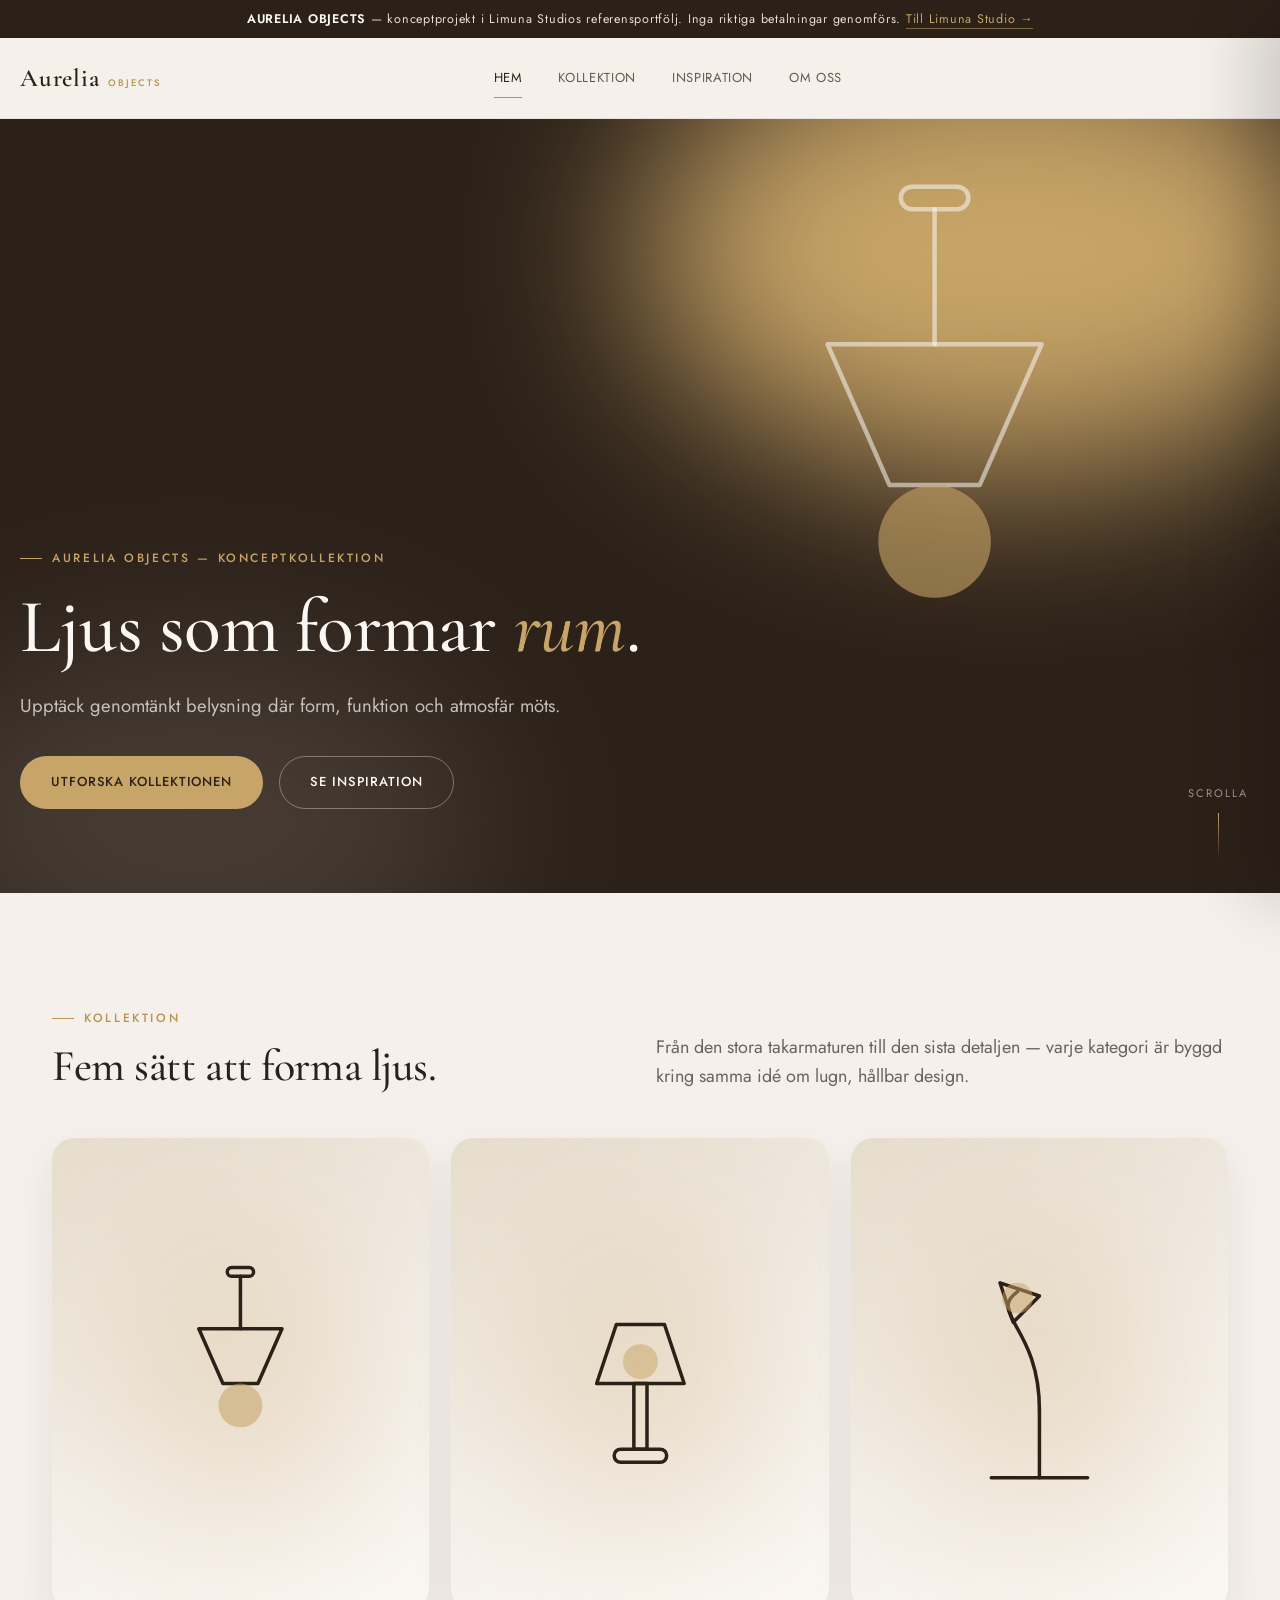
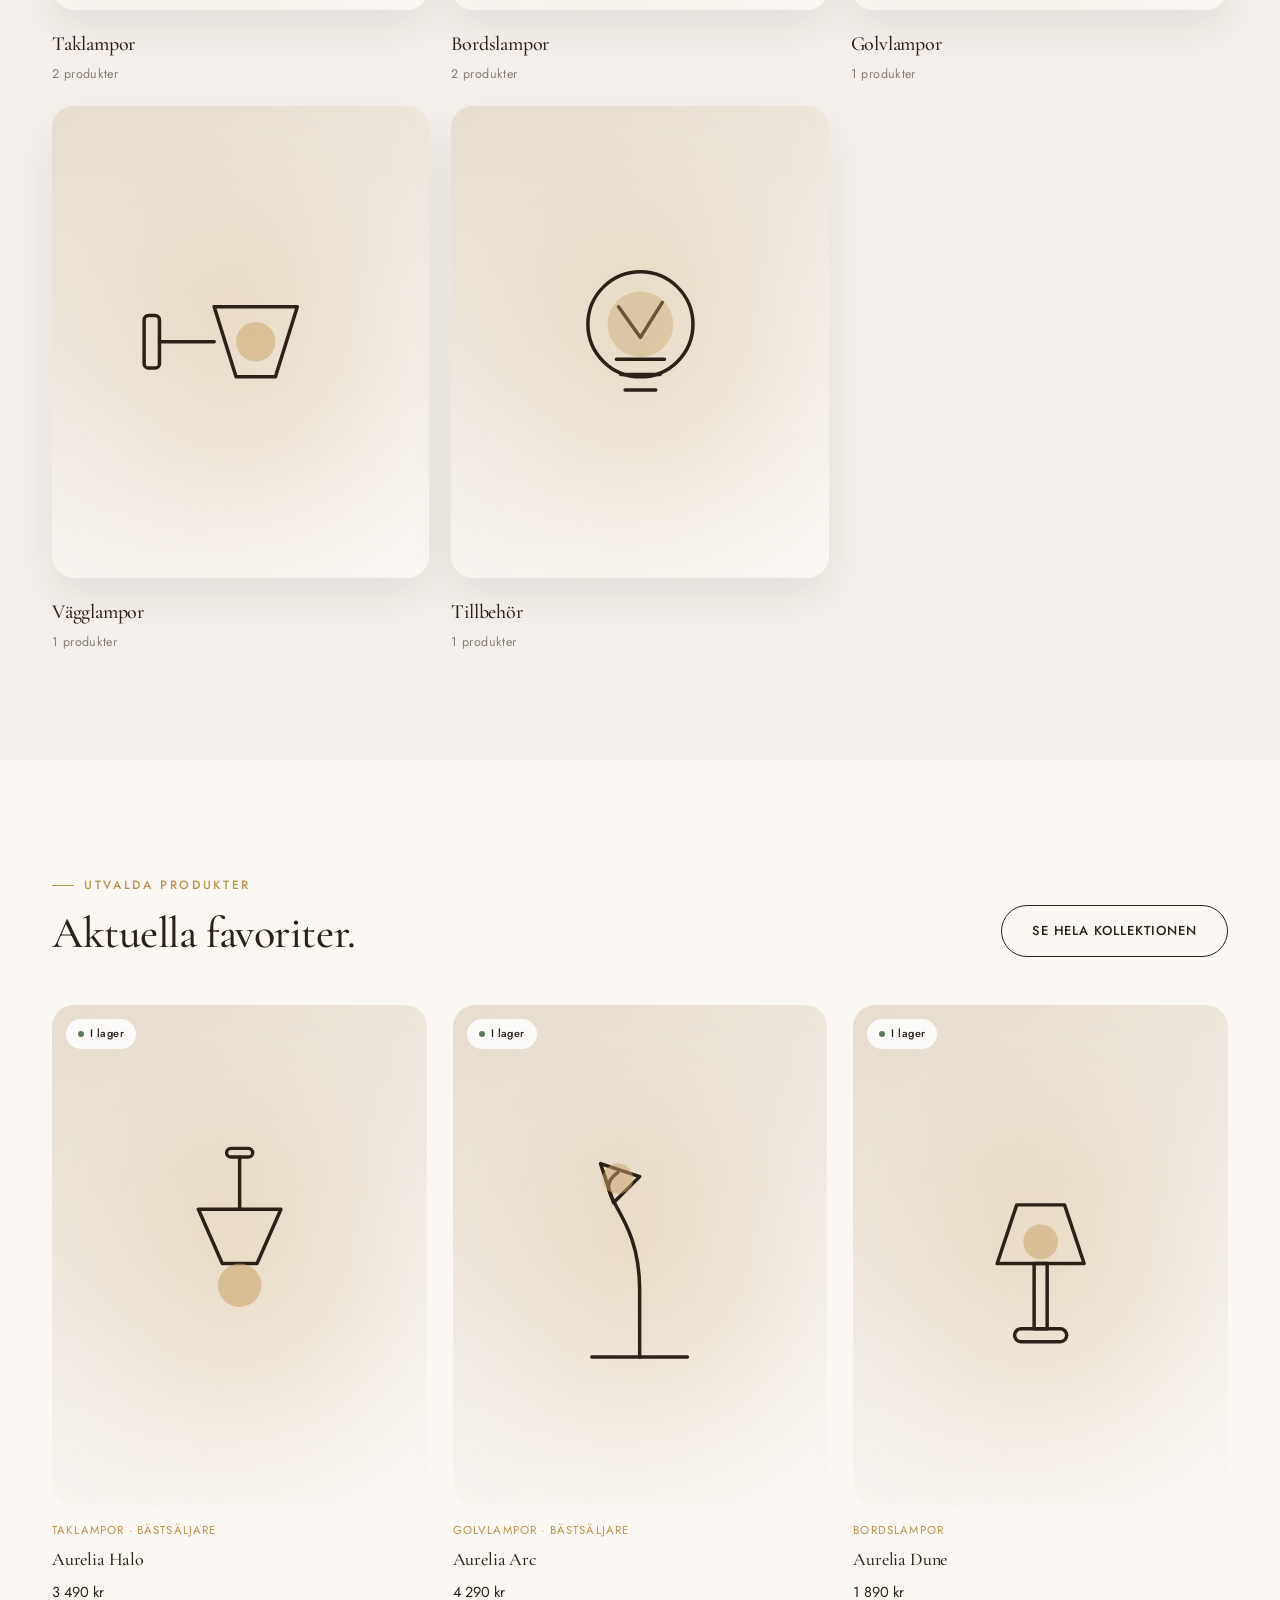
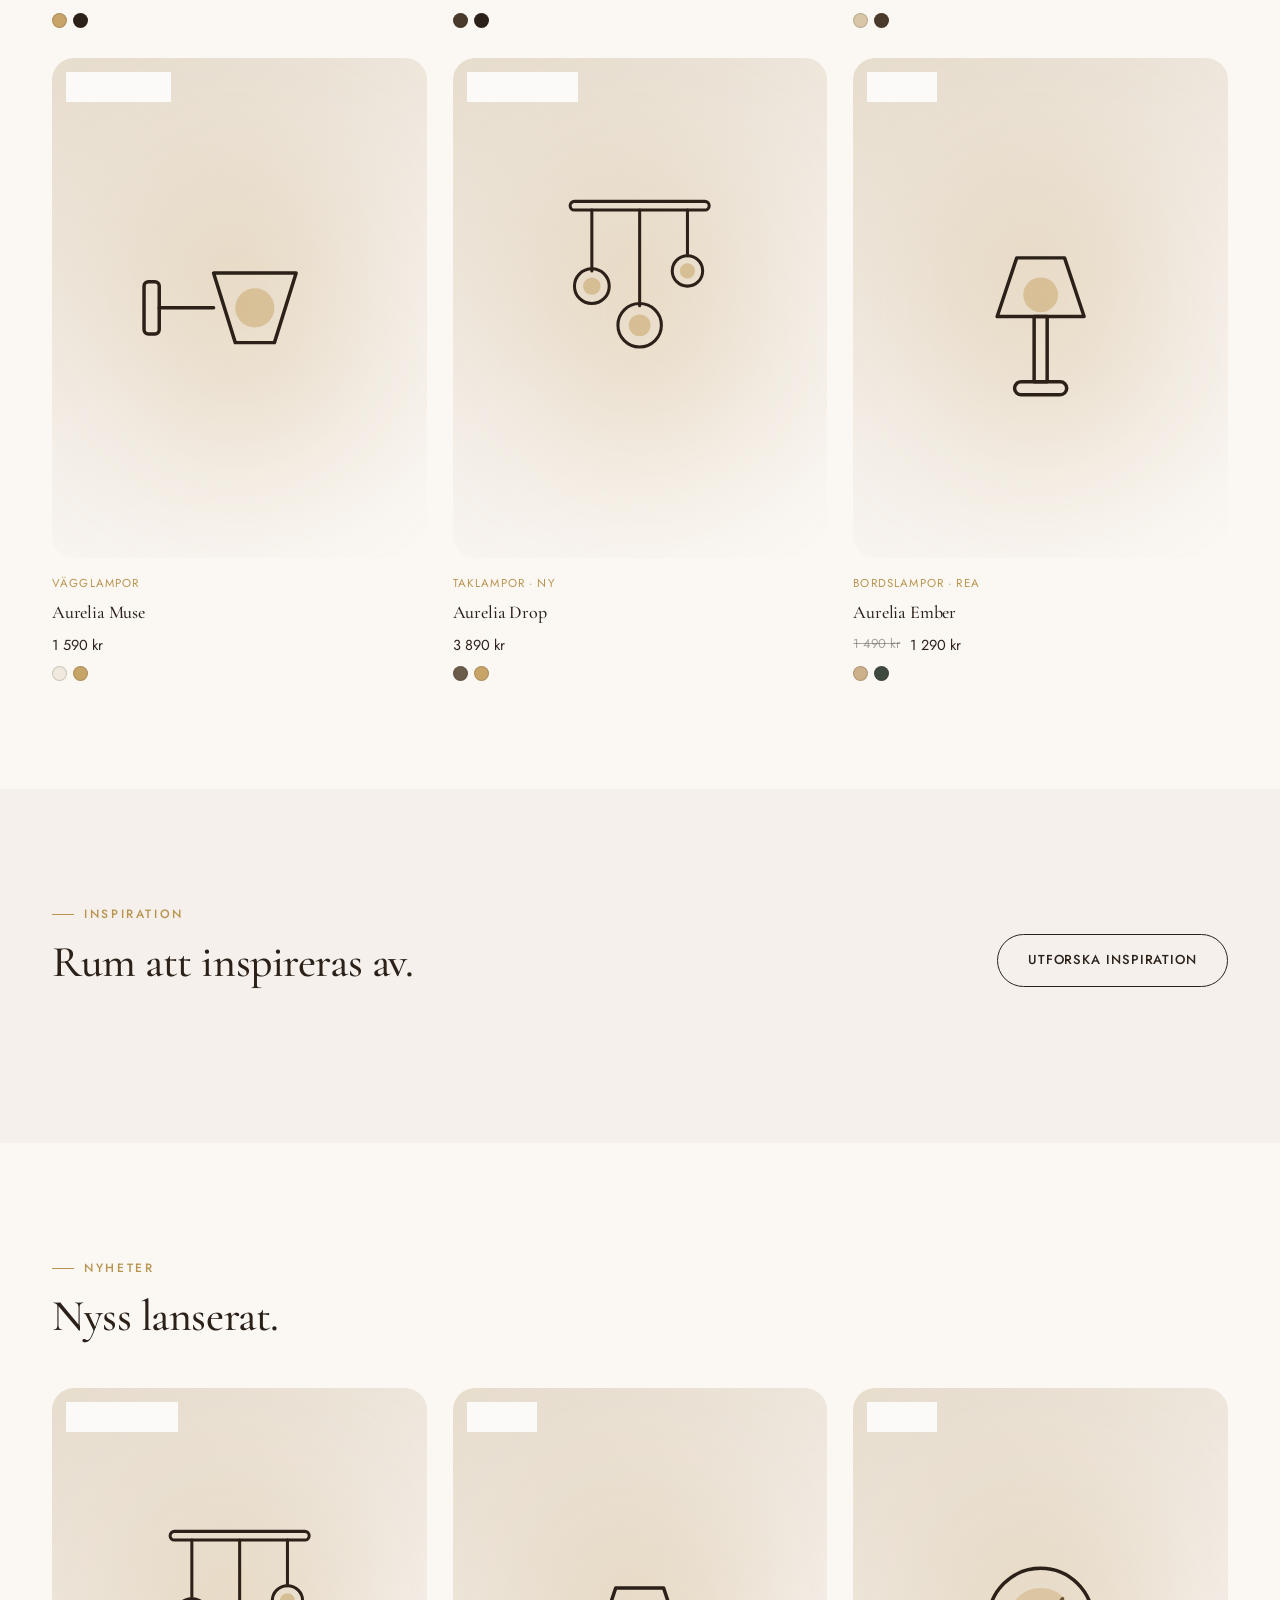
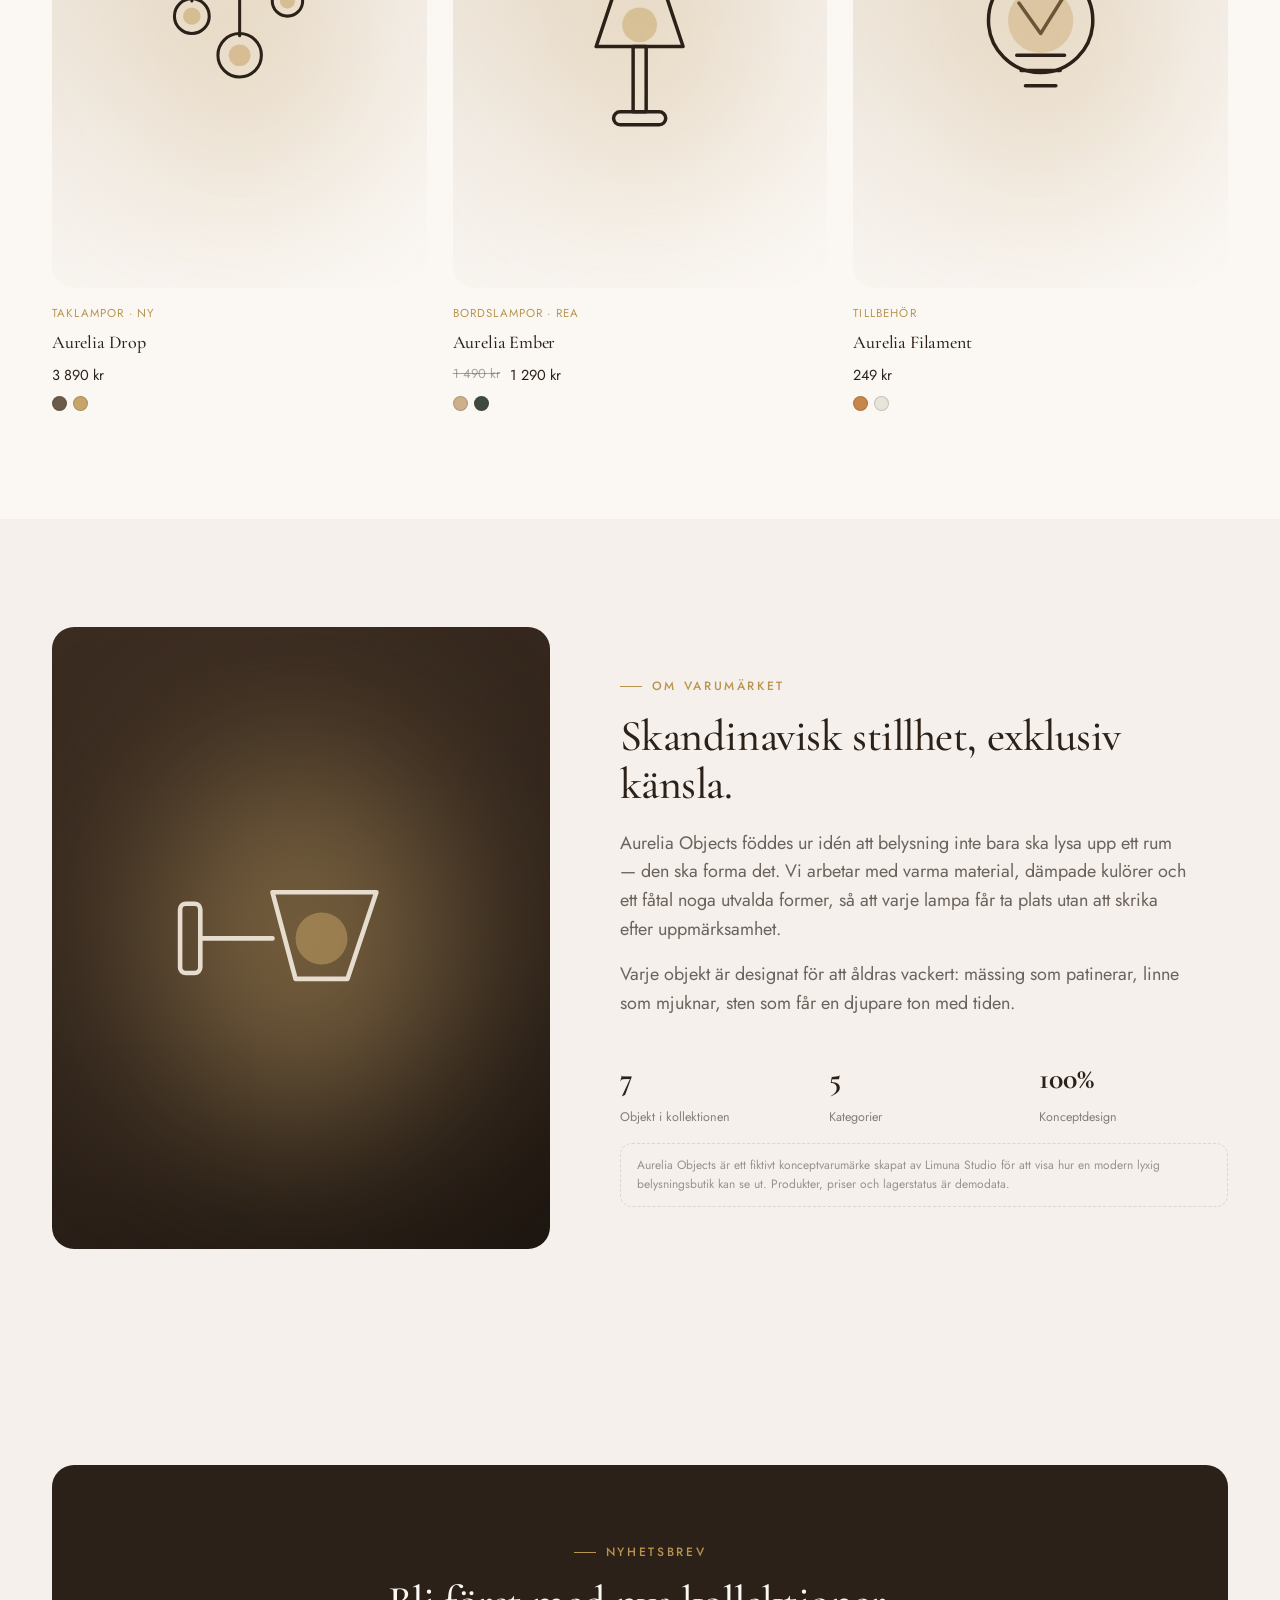
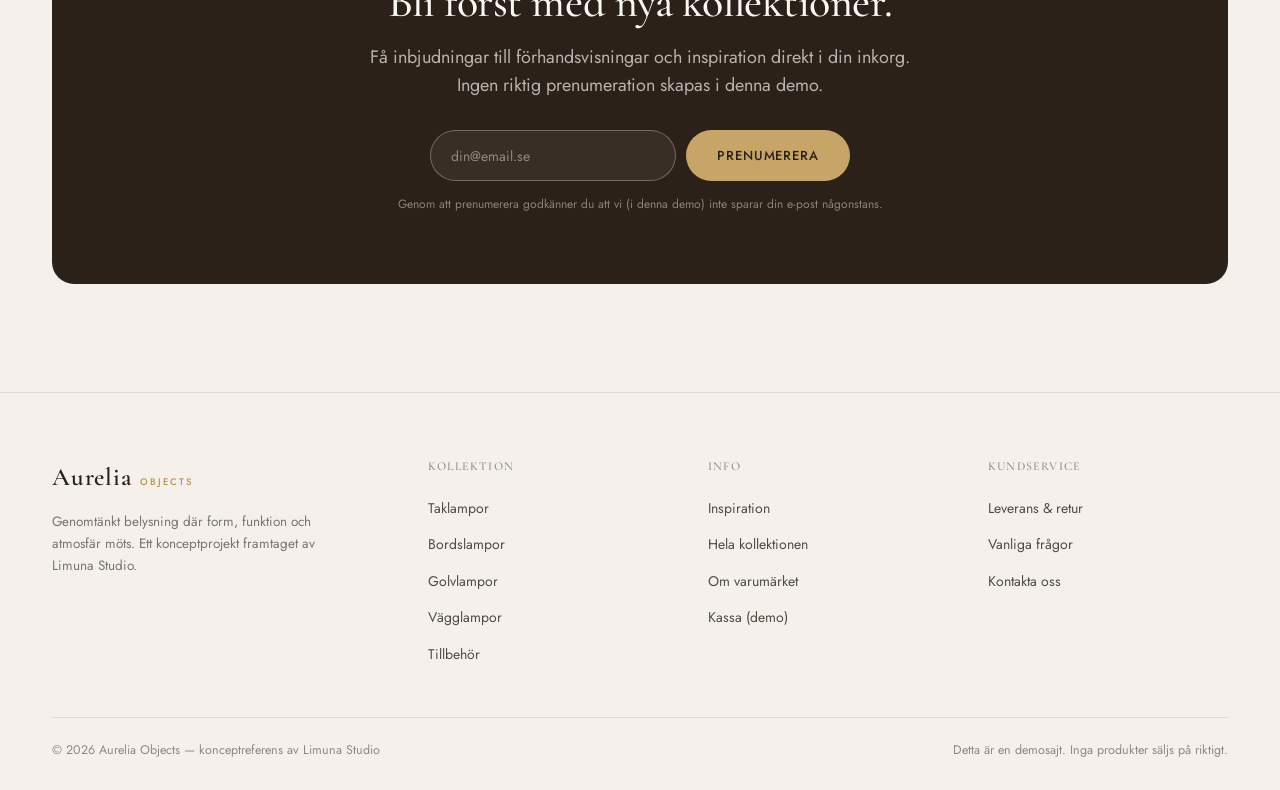
<file: referenser/aurelia-objects/index.html>
<!DOCTYPE html>
<html lang="sv">
<head>
<meta charset="UTF-8">
<meta name="viewport" content="width=device-width, initial-scale=1.0">
<title>Aurelia Objects — Ljus som formar rum</title>
<meta name="description" content="Aurelia Objects är ett konceptprojekt av Limuna Studio: en exklusiv, skandinavisk e-handel för genomtänkt belysning.">
<meta name="robots" content="noindex, nofollow">
<link rel="preconnect" href="https://fonts.googleapis.com">
<link rel="preconnect" href="https://fonts.gstatic.com" crossorigin>
<link href="https://fonts.googleapis.com/css2?family=Cormorant+Garamond:wght@400;500;600&family=Jost:wght@300;400;500;600&display=swap" rel="stylesheet">
<link rel="stylesheet" href="assets/aurelia.css">
</head>
<body>

<div id="site-header"></div>

<section class="hero">
  <div class="hero-visual">
    <div class="glow-orb" style="width:58%;height:58%;top:-12%;right:-8%;background:var(--champagne);"></div>
    <div class="glow-orb" style="width:46%;height:46%;bottom:-14%;left:-8%;background:var(--sand);opacity:.14;animation-delay:-3s;"></div>
    <div class="hero-lamp" aria-hidden="true">
      <svg viewBox="0 0 100 100" fill="none" stroke-linecap="round" stroke-linejoin="round">
        <rect x="44" y="1" width="12" height="4" rx="2" class="stroke" stroke-width="0.8"/>
        <line x1="50" y1="5" x2="50" y2="29" class="stroke" stroke-width="0.8"/>
        <path d="M31 29 H69 L58 54 H42 Z" class="stroke" stroke-width="0.8"/>
        <circle cx="50" cy="64" r="10" class="fill-champagne" fill-opacity="0.6"/>
      </svg>
    </div>
  </div>
  <div class="wrap hero-inner">
    <div class="hero-content">
      <span class="eyebrow">Aurelia Objects — Konceptkollektion</span>
      <h1>Ljus som formar <em style="font-style:italic;color:var(--champagne);">rum</em>.</h1>
      <p class="lede">Upptäck genomtänkt belysning där form, funktion och atmosfär möts.</p>
      <div class="hero-ctas">
        <a href="produkter.html" class="btn champagne">Utforska kollektionen</a>
        <a href="inspiration.html" class="btn ghost" style="color:var(--ivory);border-color:rgba(251,248,244,.35);background:transparent;">Se inspiration</a>
      </div>
    </div>
  </div>
  <div class="hero-scroll"><span>Scrolla</span><span class="line"></span></div>
</section>

<section id="kategorier">
  <div class="wrap">
    <div class="section-head reveal">
      <div>
        <span class="eyebrow">Kollektion</span>
        <h2>Fem sätt att forma ljus.</h2>
      </div>
      <p class="lede">Från den stora takarmaturen till den sista detaljen — varje kategori är byggd kring samma idé om lugn, hållbar design.</p>
    </div>
    <div class="cat-grid" id="catGrid"></div>
  </div>
</section>

<section id="utvalda" style="background:var(--ivory);">
  <div class="wrap">
    <div class="section-head reveal">
      <div>
        <span class="eyebrow">Utvalda produkter</span>
        <h2>Aktuella favoriter.</h2>
      </div>
      <a href="produkter.html" class="btn outline">Se hela kollektionen</a>
    </div>
    <div class="product-grid" id="featuredGrid"></div>
  </div>
</section>

<section id="inspiration-teaser">
  <div class="wrap">
    <div class="section-head reveal">
      <div>
        <span class="eyebrow">Inspiration</span>
        <h2>Rum att inspireras av.</h2>
      </div>
      <a href="inspiration.html" class="btn outline">Utforska inspiration</a>
    </div>
    <div class="editorial-grid reveal">
      <div class="editorial-item span-4">
        <div class="shade"></div>
        <div class="visual dark" style="border-radius:0;position:absolute;inset:0;"><div class="glow-orb" style="width:70%;height:70%;"></div></div>
        <div class="cap"><span class="tag">Vardagsrum</span><h3>Kvällsljus i espresso &amp; champagne</h3></div>
      </div>
      <div class="editorial-item span-2">
        <div class="shade"></div>
        <div class="visual dark" style="border-radius:0;position:absolute;inset:0;"><div class="glow-orb" style="width:80%;height:80%;background:var(--sand);"></div></div>
        <div class="cap"><span class="tag">Matplats</span><h3>Samlad glöd</h3></div>
      </div>
    </div>
  </div>
</section>

<section id="nyheter" style="background:var(--ivory);">
  <div class="wrap">
    <div class="section-head reveal">
      <div>
        <span class="eyebrow">Nyheter</span>
        <h2>Nyss lanserat.</h2>
      </div>
    </div>
    <div class="product-grid" id="newsGrid"></div>
  </div>
</section>

<section id="om-varumarket">
  <div class="wrap about-grid reveal">
    <div class="visual dark">
      <div class="glow-orb"></div>
      <svg viewBox="0 0 100 100" fill="none" stroke-linecap="round" stroke-linejoin="round">
        <rect x="8" y="38" width="7" height="24" rx="2" class="stroke" stroke-width="1.6"/>
        <line x1="15" y1="50" x2="40" y2="50" class="stroke" stroke-width="1.6"/>
        <path d="M40 34 H76 L66 64 H48 Z" class="stroke" stroke-width="1.6"/>
        <circle cx="57" cy="50" r="9" class="fill-champagne" fill-opacity="0.5"/>
      </svg>
    </div>
    <div>
      <span class="eyebrow">Om varumärket</span>
      <h2 style="margin-top:16px;">Skandinavisk stillhet, exklusiv känsla.</h2>
      <p class="lede" style="margin-top:20px;">Aurelia Objects föddes ur idén att belysning inte bara ska lysa upp ett rum — den ska forma det. Vi arbetar med varma material, dämpade kulörer och ett fåtal noga utvalda former, så att varje lampa får ta plats utan att skrika efter uppmärksamhet.</p>
      <p class="lede" style="margin-top:16px;">Varje objekt är designat för att åldras vackert: mässing som patinerar, linne som mjuknar, sten som får en djupare ton med tiden.</p>
      <div class="about-stats">
        <div class="stat"><b>7</b><span>Objekt i kollektionen</span></div>
        <div class="stat"><b>5</b><span>Kategorier</span></div>
        <div class="stat"><b>100%</b><span>Konceptdesign</span></div>
      </div>
      <div class="fictional-note">Aurelia Objects är ett fiktivt konceptvarumärke skapat av Limuna Studio för att visa hur en modern lyxig belysningsbutik kan se ut. Produkter, priser och lagerstatus är demo­data.</div>
    </div>
  </div>
</section>

<section id="nyhetsbrev">
  <div class="wrap">
    <div class="newsletter reveal">
      <span class="eyebrow" style="justify-content:center;">Nyhetsbrev</span>
      <h2 style="margin-top:16px;">Bli först med nya kollektioner.</h2>
      <p class="lede">Få inbjudningar till förhandsvisningar och inspiration direkt i din inkorg. Ingen riktig prenumeration skapas i denna demo.</p>
      <form class="newsletter-form" id="newsletterForm">
        <input type="email" placeholder="din@email.se" required>
        <button class="btn champagne" type="submit">Prenumerera</button>
      </form>
      <p class="newsletter-note" id="newsletterNote">Genom att prenumerera godkänner du att vi (i denna demo) inte sparar din e-post någonstans.</p>
    </div>
  </div>
</section>

<div id="site-footer"></div>

<script src="assets/aurelia.js"></script>
<script>
  Aurelia.initChrome('hem');
  Aurelia.renderCategoryGrid(document.getElementById('catGrid'));
  Aurelia.renderProductGrid(document.getElementById('featuredGrid'),
    ['aurelia-halo','aurelia-arc','aurelia-dune','aurelia-muse','aurelia-drop','aurelia-ember'].map(Aurelia.byId));
  Aurelia.renderProductGrid(document.getElementById('newsGrid'),
    ['aurelia-drop','aurelia-ember','aurelia-filament'].map(Aurelia.byId));
  Aurelia.observeNew();

  document.getElementById('newsletterForm').addEventListener('submit', function(e){
    e.preventDefault();
    document.getElementById('newsletterNote').textContent = 'Tack! (Demo — ingen riktig prenumeration har skapats.)';
    this.reset();
  });
</script>
</body>
</html>
</file>
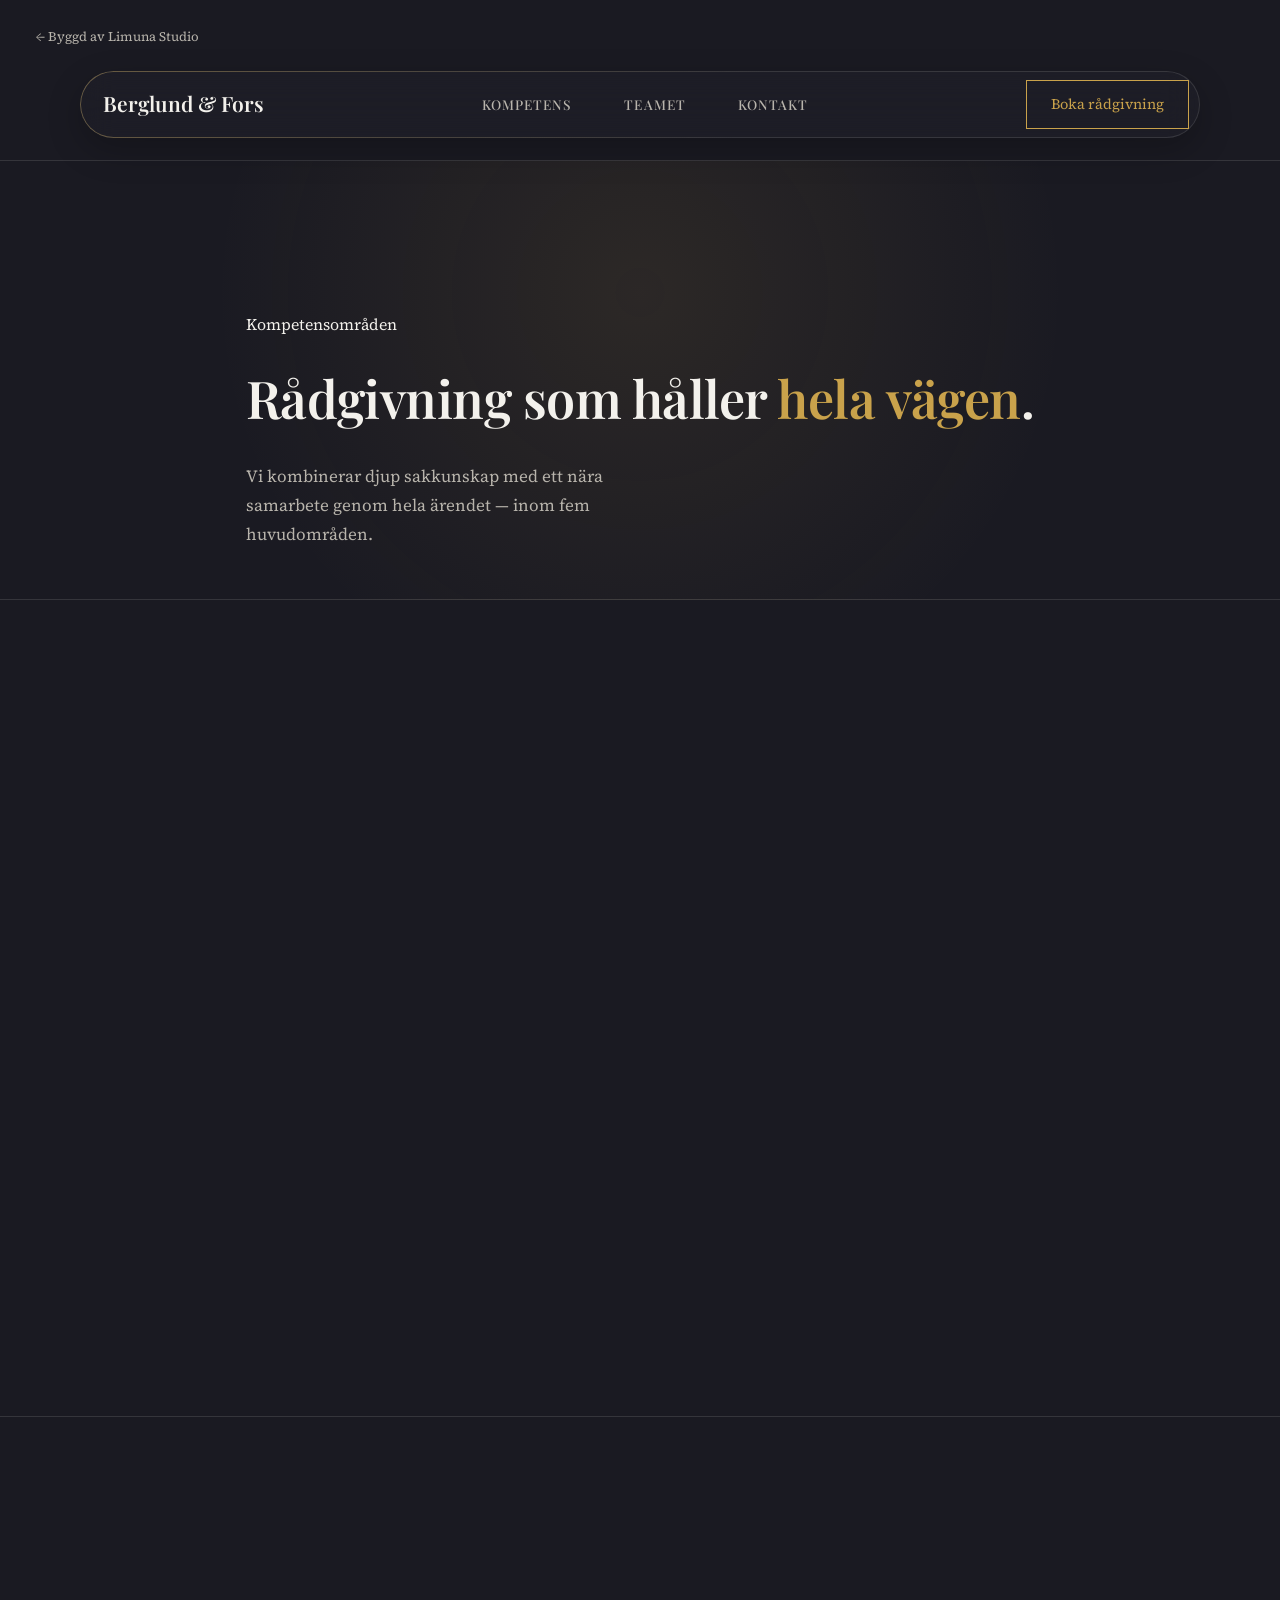
<file: berglund-kompetens.html>
<!DOCTYPE html>
<html lang="sv">
<head>
<meta charset="UTF-8">
<meta name="viewport" content="width=device-width, initial-scale=1.0">
<title>Kompetensområden — Berglund & Fors</title>
<link rel="preconnect" href="https://fonts.googleapis.com">
<link rel="preconnect" href="https://fonts.gstatic.com" crossorigin>
<link href="https://fonts.googleapis.com/css2?family=Playfair+Display:wght@500;600;700&family=Source+Serif+4:opsz,wght@8..60,400;8..60,500&display=swap" rel="stylesheet">
<style>
  :root{
    --ink: #1A1A22;
    --panel: #21212B;
    --paper: #F3F1EC;
    --dim: #B8B4AC;
    --gold: #C9A24B;
    --line: rgba(243,241,236,0.12);
  }
  *{ box-sizing: border-box; }
  body{
    margin:0;
    background: var(--ink);
    color: var(--paper);
    font-family: 'Source Serif 4', serif;
    line-height: 1.7;
  }
  a{ color:inherit; }
  .wrap{ max-width: 1120px; margin:0 auto; padding: 0 36px; }
  h1,h2,h3{ font-family:'Playfair Display', serif; font-weight:600; margin:0; letter-spacing:-0.01em; }
  .gold{ color: var(--gold); }
  .rule{ width:48px; height:2px; background:var(--gold); margin: 18px 0; }

  header{
    position: sticky;
    top: 0;
    z-index: 50;
    padding: 22px 20px;
    transition: padding .35s ease;
  }
  .nav{
    position: relative;
    transform: translateZ(0);
    will-change: transform;
    display: flex;
    align-items: center;
    justify-content: space-between;
    gap: 18px;
    padding: 8px 10px 8px 22px;
    max-width: 1120px;
    margin: 0 auto;
    border-radius: 999px;
    background: rgba(33, 33, 43, 0.5);
    backdrop-filter: blur(16px);
    border: 1px solid var(--line);
    box-shadow: 0 12px 34px rgba(0,0,0,0.22);
    transition: background .35s ease, border-color .35s ease, box-shadow .35s ease, padding .35s ease;
  }
  .nav::before{
    content: "";
    position: absolute;
    inset: -1px;
    border-radius: inherit;
    padding: 1px;
    background: linear-gradient(120deg, rgba(201,162,75,0.35), rgba(201,162,75,0.15), transparent 60%);
    -webkit-mask: linear-gradient(#fff 0 0) content-box, linear-gradient(#fff 0 0);
    -webkit-mask-composite: xor;
    mask-composite: exclude;
    pointer-events: none;
  }
  header.is-scrolled{ padding: 12px 20px; }
  header.is-scrolled .nav{
    background: rgba(33, 33, 43, 0.78);
    backdrop-filter: blur(22px);
    box-shadow: 0 16px 44px rgba(0,0,0,0.34);
  }
  .logo{
    font-family: 'Playfair Display', serif;
    font-weight: 600;
    font-size: 21px;
    text-decoration: none;
    display: flex;
    align-items: center;
    gap: 9px;
  }
  .nav .links{
    position: relative;
    display: flex;
    gap: 52px;
    font-size: 13.5px;
  }
  .nav .links a{
    position: relative;
    display: inline-block;
    font-family: 'Playfair Display', serif;
    font-weight: 500;
    letter-spacing: 0.08em;
    text-transform: uppercase;
    color: var(--dim);
    text-decoration: none;
    padding: 9px 0;
    transition: color .3s ease;
  }
  .nav .links a:hover{ color: var(--paper); }

  .nav-actions{ display: flex; align-items: center; gap: 10px; }

  .menu-toggle{
    display: none;
    width: 38px; height: 38px;
    align-items: center;
    justify-content: center;
    flex-direction: column;
    gap: 5px;
    background: rgba(255,255,255,0.05);
    border: 1px solid var(--line);
    border-radius: 50%;
    cursor: pointer;
    padding: 0;
  }
  .menu-toggle span{
    display: block;
    width: 15px; height: 1.5px;
    background: var(--paper);
    border-radius: 2px;
    transition: transform .25s ease, opacity .2s ease;
  }
  .menu-toggle.is-open span:nth-child(1){ transform: translateY(3.25px) rotate(45deg); }
  .menu-toggle.is-open span:nth-child(2){ transform: translateY(-3.25px) rotate(-45deg); }

  .mobile-menu{
    display: none;
    flex-direction: column;
    gap: 2px;
    position: absolute;
    top: calc(100% + 10px);
    left: 0;
    right: 0;
    padding: 14px;
    z-index: 40;
    border-radius: 20px;
    background: rgba(33, 33, 43, 0.92);
    backdrop-filter: blur(18px);
    box-shadow: 0 14px 40px rgba(0,0,0,0.35);
  }
  .mobile-menu.is-open{ display: flex; }
  .mobile-menu a{
    text-decoration: none;
    color: var(--dim);
    font-size: 15px;
    padding: 12px 14px;
    border-radius: 14px;
    transition: background .2s ease, color .2s ease;
  }
  .mobile-menu a:hover{ background: rgba(255,255,255,0.06); color: var(--paper); }

  @media (max-width: 920px){
    .nav .links{ display: none; }
    .nav-actions .desktop-cta{ display: none; }
    .menu-toggle{ display: flex; }
    header{ padding: 16px 20px; }
    header.is-scrolled{ padding: 12px 20px; }
  }

  .btn{ font-family:'Source Serif 4', serif; font-size:14.5px; padding:11px 24px; border:1px solid var(--gold); color:var(--gold); text-decoration:none; display:inline-block; transition:background .2s ease, color .2s ease; cursor:pointer; }
  .btn:hover{ background:var(--gold); color:var(--ink); }

  .hero{
    position:relative; min-height:88vh; display:flex; flex-direction:column; align-items:center; justify-content:center;
    text-align:center;
    background:
      radial-gradient(circle at 50% 30%, rgba(201,162,75,0.10), transparent 60%),
      var(--ink);
    border-bottom:1px solid var(--line);
    padding: 60px 24px;
  }
  .monogram{
    font-family:'Playfair Display', serif;
    font-size: clamp(120px, 22vw, 260px);
    line-height: 0.85;
    font-weight:600;
    color: transparent;
    -webkit-text-stroke: 1.5px var(--gold);
    letter-spacing: -0.02em;
    margin: 18px 0 10px;
  }
  .wordmark{ font-family:'Playfair Display', serif; font-size: clamp(20px,2.6vw,28px); letter-spacing:0.04em; margin-bottom: 18px; }
  .hero-lede{ color:var(--dim); font-size:17px; max-width:46ch; margin:0 auto 30px; }

  /* ---------- identity showcase ---------- */
  .identity{ display:grid; grid-template-columns: 1fr 1fr 1fr; gap:0; border-top:1px solid var(--line); }
  .identity-card{ padding:44px 36px; border-right:1px solid var(--line); }
  .identity-card:last-child{ border-right:none; }
  .identity-card .kicker{ display:block; margin-bottom:18px; }
  .palette{ display:flex; gap:10px; margin-top: 20px; }
  .swatch{ flex:1; aspect-ratio:1/1; border-radius:8px; position:relative; border:1px solid var(--line); }
  .swatch span{ position:absolute; bottom:8px; left:8px; font-size:10px; font-family:'Source Serif 4', serif; color:rgba(0,0,0,0.5); }
  .type-sample{ font-family:'Playfair Display', serif; font-size:40px; margin: 14px 0 6px; }
  .type-sample.small{ font-family:'Source Serif 4', serif; font-size:17px; color:var(--dim); }
  .symbol-box{ width:100%; aspect-ratio:4/3; border:1px solid var(--line); border-radius:10px; display:flex; align-items:center; justify-content:center; margin-top:18px; }
  .symbol-box .mini-mono{ font-family:'Playfair Display', serif; font-size:52px; color:transparent; -webkit-text-stroke: 1px var(--gold); }
  @media (max-width:820px){ .identity{ grid-template-columns:1fr; } .identity-card{ border-right:none; border-bottom:1px solid var(--line); } }

  section{ padding: 96px 0; border-top:1px solid var(--line); content-visibility: auto; contain-intrinsic-size: 0 500px; }
  .hero{ content-visibility: visible; }
  .section-head{ margin-bottom:50px; max-width:640px; }
  h2.section-h{ font-size: clamp(28px,3.6vw,40px); }
  .section-desc{ color:var(--dim); margin-top:14px; }

  .areas{ display:grid; grid-template-columns:repeat(3,1fr); gap:0; border-top:1px solid var(--line); }
  .area{ padding:36px 30px; border-right:1px solid var(--line); }
  .area:last-child{ border-right:none; }
  .area .roman{ font-family:'Playfair Display', serif; color:var(--gold); font-size:20px; }
  .area h3{ font-size:22px; margin:14px 0 10px; }
  .area p{ color:var(--dim); font-size:15px; margin:0; }
  @media (max-width:820px){ .areas{ grid-template-columns:1fr; } .area{ border-right:none; border-bottom:1px solid var(--line); } }

  .split{ display:grid; grid-template-columns:1fr 1fr; gap:50px; align-items:center; }
  @media (max-width:820px){ .split{ grid-template-columns:1fr; } }
  .split img{ width:100%; display:block; }
  .split p{ color:var(--dim); }

  .team{ display:grid; grid-template-columns:repeat(3,1fr); gap:36px; }
  @media (max-width:820px){ .team{ grid-template-columns:1fr; } }
  .member .name{ font-family:'Playfair Display', serif; font-size:19px; margin-bottom:4px; }
  .member .role{ color:var(--gold); font-size:13px; letter-spacing:0.04em; text-transform:uppercase; margin-bottom:12px; }
  .member p{ color:var(--dim); font-size:14.5px; }

  .quote{ text-align:center; max-width:760px; margin:0 auto; }
  .quote p{ font-family:'Playfair Display', serif; font-size:clamp(24px,3.4vw,34px); font-weight:500; line-height:1.4; }
  .quote .who{ color:var(--dim); font-size:14px; margin-top:18px; }

  .cta{ text-align:center; padding:110px 0; background:var(--panel); }
  .cta h2{ font-size:clamp(32px,5vw,50px); margin-bottom:22px; }

  footer{ border-top:1px solid var(--line); padding:32px 0; display:flex; justify-content:space-between; flex-wrap:wrap; gap:10px; color:var(--dim); font-size:13px; }
  .back-link{ display:inline-block; margin: 26px 36px 0; color:var(--dim); text-decoration:none; font-size:13px; }
  .back-link:hover{ color:var(--gold); }
</style>
</head>
<body>

<a class="back-link" href="index.html">← Byggd av Limuna Studio</a>

<header id="siteHeader">
  <div class="nav">
    <a href="berglund-fors.html" class="logo">Berglund & Fors</a>
    <div class="links" id="navLinks">
      <a href="berglund-kompetens.html">Kompetens</a>
      <a href="berglund-team.html">Teamet</a>
      <a href="berglund-kontakt.html">Kontakt</a>
    </div>
    <div class="nav-actions">
      <a href="berglund-kontakt.html" class="btn desktop-cta">Boka rådgivning</a>
      <button class="menu-toggle" id="menuToggle" aria-label="Öppna meny" aria-expanded="false">
        <span></span><span></span>
      </button>
    </div>
    <div class="mobile-menu" id="mobileMenu">
      <a href="berglund-kompetens.html">Kompetens</a>
      <a href="berglund-team.html">Teamet</a>
      <a href="berglund-kontakt.html">Kontakt</a>
      <a href="berglund-kontakt.html" class="btn" style="text-align:center; margin-top:16px; border-bottom:none;">Boka rådgivning</a>
    </div>
  </div>
</header>

<section class="hero" style="min-height:40vh; padding:150px 24px 50px; text-align:left; align-items:flex-start;">
  <div class="wrap" style="text-align:left;">
    <span class="kicker">Kompetensområden</span>
    <h1 style="font-size:clamp(34px,5vw,52px); margin-top:16px;">Rådgivning som håller <span class="gold">hela vägen</span>.</h1>
    <p class="hero-lede" style="margin:20px 0 0;">Vi kombinerar djup sakkunskap med ett nära samarbete genom hela ärendet — inom fem huvudområden.</p>
  </div>
</section>

<section style="border-top:none; padding-top:0;">
  <div class="wrap">
    <div class="areas" style="grid-template-columns:repeat(2,1fr);">
      <div class="area"><div class="roman">I.</div><h3>Affärsjuridik</h3><p>Avtal, bolagsrätt och rådgivning vid förvärv, omstruktureringar och ägarskiften. Vi sitter med genom hela processen, inte bara vid signering.</p></div>
      <div class="area"><div class="roman">II.</div><h3>Tvistlösning</h3><p>Ombud i domstol och skiljeförfarande, med fokus på förhandlingslösningar där det är möjligt och hårt drivna processer där det krävs.</p></div>
      <div class="area"><div class="roman">III.</div><h3>Fastighetsrätt</h3><p>Transaktioner, hyresförhållanden och tvister inom fastighetssektorn — för både ägare och förvaltare.</p></div>
      <div class="area"><div class="roman">IV.</div><h3>Arbetsrätt</h3><p>Rådgivning vid uppsägningar, omorganisationer och kollektivavtalsfrågor för växande företag.</p></div>
    </div>
  </div>
</section>

<section>
  <div class="wrap">
    <div class="area" style="border:1px solid var(--line); border-right:1px solid var(--line);">
      <div class="roman">V.</div><h3>Skatterätt</h3>
      <p style="max-width:70ch;">Skatterådgivning kopplad till transaktioner, generationsskiften och internationell verksamhet — alltid i nära samarbete med klientens revisor.</p>
    </div>
  </div>
</section>

<div class="cta">
  <div class="wrap">
    <h2>Osäker på vilket område som <span class="gold">passar</span>?</h2>
    <a href="berglund-kontakt.html" class="btn">Boka rådgivning</a>
  </div>
</div>


<footer class="wrap" id="kontakt">
  <span>© 2026 Berglund & Fors Advokatbyrå</span>
  <span>info@berglundfors.se · Org.nr 556XXX-XXXX</span>
</footer>

</body>
</html>

<script>
// Header: transparent-to-floating on scroll
(function(){
  const header = document.getElementById('siteHeader');
  if(!header) return;
  let ticking = false;
  function onScroll(){
    if(ticking) return;
    ticking = true;
    requestAnimationFrame(()=>{
      header.classList.toggle('is-scrolled', window.scrollY > 40);
      ticking = false;
    });
  }
  window.addEventListener('scroll', onScroll, { passive: true });
  onScroll();
})();

// Mobile menu toggle
(function(){
  const toggle = document.getElementById('menuToggle');
  const menu = document.getElementById('mobileMenu');
  if(!toggle || !menu) return;
  toggle.addEventListener('click', ()=>{
    const open = !menu.classList.contains('is-open');
    menu.classList.toggle('is-open', open);
    toggle.classList.toggle('is-open', open);
    toggle.setAttribute('aria-expanded', String(open));
  });
  menu.querySelectorAll('a').forEach(a=>{
    a.addEventListener('click', ()=>{
      menu.classList.remove('is-open');
      toggle.classList.remove('is-open');
      toggle.setAttribute('aria-expanded', 'false');
    });
  });
})();
</script>

</body>
</html>
</file>
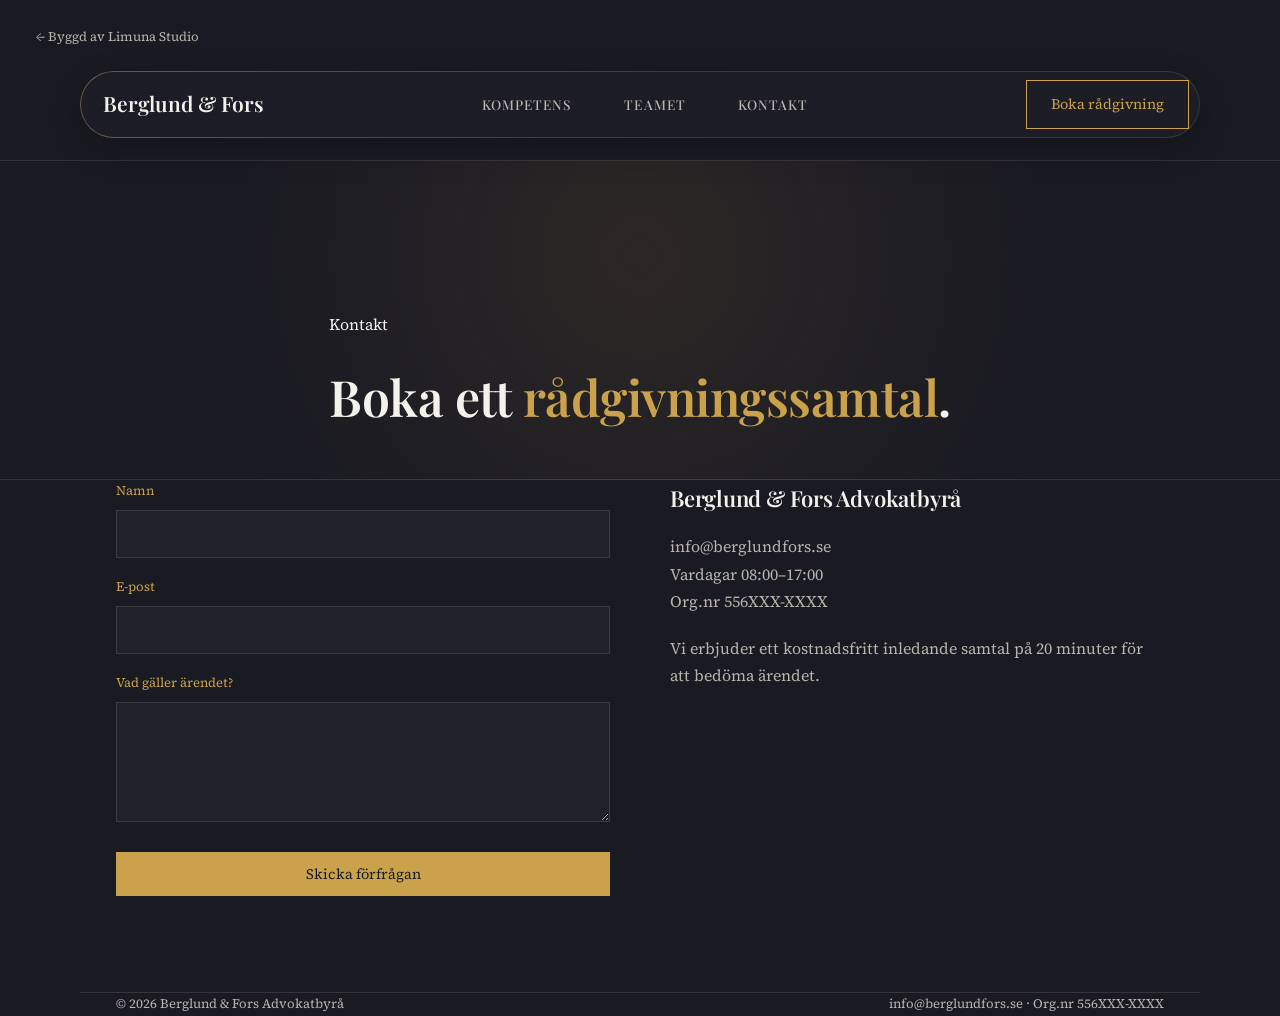
<file: berglund-kontakt.html>
<!DOCTYPE html>
<html lang="sv">
<head>
<meta charset="UTF-8">
<meta name="viewport" content="width=device-width, initial-scale=1.0">
<title>Kontakt — Berglund & Fors</title>
<link rel="preconnect" href="https://fonts.googleapis.com">
<link rel="preconnect" href="https://fonts.gstatic.com" crossorigin>
<link href="https://fonts.googleapis.com/css2?family=Playfair+Display:wght@500;600;700&family=Source+Serif+4:opsz,wght@8..60,400;8..60,500&display=swap" rel="stylesheet">
<style>
  :root{
    --ink: #1A1A22;
    --panel: #21212B;
    --paper: #F3F1EC;
    --dim: #B8B4AC;
    --gold: #C9A24B;
    --line: rgba(243,241,236,0.12);
  }
  *{ box-sizing: border-box; }
  body{
    margin:0;
    background: var(--ink);
    color: var(--paper);
    font-family: 'Source Serif 4', serif;
    line-height: 1.7;
  }
  a{ color:inherit; }
  .wrap{ max-width: 1120px; margin:0 auto; padding: 0 36px; }
  h1,h2,h3{ font-family:'Playfair Display', serif; font-weight:600; margin:0; letter-spacing:-0.01em; }
  .gold{ color: var(--gold); }
  .rule{ width:48px; height:2px; background:var(--gold); margin: 18px 0; }

  header{
    position: sticky;
    top: 0;
    z-index: 50;
    padding: 22px 20px;
    transition: padding .35s ease;
  }
  .nav{
    position: relative;
    transform: translateZ(0);
    will-change: transform;
    display: flex;
    align-items: center;
    justify-content: space-between;
    gap: 18px;
    padding: 8px 10px 8px 22px;
    max-width: 1120px;
    margin: 0 auto;
    border-radius: 999px;
    background: rgba(33, 33, 43, 0.5);
    backdrop-filter: blur(16px);
    border: 1px solid var(--line);
    box-shadow: 0 12px 34px rgba(0,0,0,0.22);
    transition: background .35s ease, border-color .35s ease, box-shadow .35s ease, padding .35s ease;
  }
  .nav::before{
    content: "";
    position: absolute;
    inset: -1px;
    border-radius: inherit;
    padding: 1px;
    background: linear-gradient(120deg, rgba(201,162,75,0.35), rgba(201,162,75,0.15), transparent 60%);
    -webkit-mask: linear-gradient(#fff 0 0) content-box, linear-gradient(#fff 0 0);
    -webkit-mask-composite: xor;
    mask-composite: exclude;
    pointer-events: none;
  }
  header.is-scrolled{ padding: 12px 20px; }
  header.is-scrolled .nav{
    background: rgba(33, 33, 43, 0.78);
    backdrop-filter: blur(22px);
    box-shadow: 0 16px 44px rgba(0,0,0,0.34);
  }
  .logo{
    font-family: 'Playfair Display', serif;
    font-weight: 600;
    font-size: 21px;
    text-decoration: none;
    display: flex;
    align-items: center;
    gap: 9px;
  }
  .nav .links{
    position: relative;
    display: flex;
    gap: 52px;
    font-size: 13.5px;
  }
  .nav .links a{
    position: relative;
    display: inline-block;
    font-family: 'Playfair Display', serif;
    font-weight: 500;
    letter-spacing: 0.08em;
    text-transform: uppercase;
    color: var(--dim);
    text-decoration: none;
    padding: 9px 0;
    transition: color .3s ease;
  }
  .nav .links a:hover{ color: var(--paper); }

  .nav-actions{ display: flex; align-items: center; gap: 10px; }

  .menu-toggle{
    display: none;
    width: 38px; height: 38px;
    align-items: center;
    justify-content: center;
    flex-direction: column;
    gap: 5px;
    background: rgba(255,255,255,0.05);
    border: 1px solid var(--line);
    border-radius: 50%;
    cursor: pointer;
    padding: 0;
  }
  .menu-toggle span{
    display: block;
    width: 15px; height: 1.5px;
    background: var(--paper);
    border-radius: 2px;
    transition: transform .25s ease, opacity .2s ease;
  }
  .menu-toggle.is-open span:nth-child(1){ transform: translateY(3.25px) rotate(45deg); }
  .menu-toggle.is-open span:nth-child(2){ transform: translateY(-3.25px) rotate(-45deg); }

  .mobile-menu{
    display: none;
    flex-direction: column;
    gap: 2px;
    position: absolute;
    top: calc(100% + 10px);
    left: 0;
    right: 0;
    padding: 14px;
    z-index: 40;
    border-radius: 20px;
    background: rgba(33, 33, 43, 0.92);
    backdrop-filter: blur(18px);
    box-shadow: 0 14px 40px rgba(0,0,0,0.35);
  }
  .mobile-menu.is-open{ display: flex; }
  .mobile-menu a{
    text-decoration: none;
    color: var(--dim);
    font-size: 15px;
    padding: 12px 14px;
    border-radius: 14px;
    transition: background .2s ease, color .2s ease;
  }
  .mobile-menu a:hover{ background: rgba(255,255,255,0.06); color: var(--paper); }

  @media (max-width: 920px){
    .nav .links{ display: none; }
    .nav-actions .desktop-cta{ display: none; }
    .menu-toggle{ display: flex; }
    header{ padding: 16px 20px; }
    header.is-scrolled{ padding: 12px 20px; }
  }

  .btn{ font-family:'Source Serif 4', serif; font-size:14.5px; padding:11px 24px; border:1px solid var(--gold); color:var(--gold); text-decoration:none; display:inline-block; transition:background .2s ease, color .2s ease; cursor:pointer; }
  .btn:hover{ background:var(--gold); color:var(--ink); }

  .hero{
    position:relative; min-height:88vh; display:flex; flex-direction:column; align-items:center; justify-content:center;
    text-align:center;
    background:
      radial-gradient(circle at 50% 30%, rgba(201,162,75,0.10), transparent 60%),
      var(--ink);
    border-bottom:1px solid var(--line);
    padding: 60px 24px;
  }
  .monogram{
    font-family:'Playfair Display', serif;
    font-size: clamp(120px, 22vw, 260px);
    line-height: 0.85;
    font-weight:600;
    color: transparent;
    -webkit-text-stroke: 1.5px var(--gold);
    letter-spacing: -0.02em;
    margin: 18px 0 10px;
  }
  .wordmark{ font-family:'Playfair Display', serif; font-size: clamp(20px,2.6vw,28px); letter-spacing:0.04em; margin-bottom: 18px; }
  .hero-lede{ color:var(--dim); font-size:17px; max-width:46ch; margin:0 auto 30px; }

  /* ---------- identity showcase ---------- */
  .identity{ display:grid; grid-template-columns: 1fr 1fr 1fr; gap:0; border-top:1px solid var(--line); }
  .identity-card{ padding:44px 36px; border-right:1px solid var(--line); }
  .identity-card:last-child{ border-right:none; }
  .identity-card .kicker{ display:block; margin-bottom:18px; }
  .palette{ display:flex; gap:10px; margin-top: 20px; }
  .swatch{ flex:1; aspect-ratio:1/1; border-radius:8px; position:relative; border:1px solid var(--line); }
  .swatch span{ position:absolute; bottom:8px; left:8px; font-size:10px; font-family:'Source Serif 4', serif; color:rgba(0,0,0,0.5); }
  .type-sample{ font-family:'Playfair Display', serif; font-size:40px; margin: 14px 0 6px; }
  .type-sample.small{ font-family:'Source Serif 4', serif; font-size:17px; color:var(--dim); }
  .symbol-box{ width:100%; aspect-ratio:4/3; border:1px solid var(--line); border-radius:10px; display:flex; align-items:center; justify-content:center; margin-top:18px; }
  .symbol-box .mini-mono{ font-family:'Playfair Display', serif; font-size:52px; color:transparent; -webkit-text-stroke: 1px var(--gold); }
  @media (max-width:820px){ .identity{ grid-template-columns:1fr; } .identity-card{ border-right:none; border-bottom:1px solid var(--line); } }

  section{ padding: 96px 0; border-top:1px solid var(--line); content-visibility: auto; contain-intrinsic-size: 0 500px; }
  .hero{ content-visibility: visible; }
  .section-head{ margin-bottom:50px; max-width:640px; }
  h2.section-h{ font-size: clamp(28px,3.6vw,40px); }
  .section-desc{ color:var(--dim); margin-top:14px; }

  .areas{ display:grid; grid-template-columns:repeat(3,1fr); gap:0; border-top:1px solid var(--line); }
  .area{ padding:36px 30px; border-right:1px solid var(--line); }
  .area:last-child{ border-right:none; }
  .area .roman{ font-family:'Playfair Display', serif; color:var(--gold); font-size:20px; }
  .area h3{ font-size:22px; margin:14px 0 10px; }
  .area p{ color:var(--dim); font-size:15px; margin:0; }
  @media (max-width:820px){ .areas{ grid-template-columns:1fr; } .area{ border-right:none; border-bottom:1px solid var(--line); } }

  .split{ display:grid; grid-template-columns:1fr 1fr; gap:50px; align-items:center; }
  @media (max-width:820px){ .split{ grid-template-columns:1fr; } }
  .split img{ width:100%; display:block; }
  .split p{ color:var(--dim); }

  .team{ display:grid; grid-template-columns:repeat(3,1fr); gap:36px; }
  @media (max-width:820px){ .team{ grid-template-columns:1fr; } }
  .member .name{ font-family:'Playfair Display', serif; font-size:19px; margin-bottom:4px; }
  .member .role{ color:var(--gold); font-size:13px; letter-spacing:0.04em; text-transform:uppercase; margin-bottom:12px; }
  .member p{ color:var(--dim); font-size:14.5px; }

  .quote{ text-align:center; max-width:760px; margin:0 auto; }
  .quote p{ font-family:'Playfair Display', serif; font-size:clamp(24px,3.4vw,34px); font-weight:500; line-height:1.4; }
  .quote .who{ color:var(--dim); font-size:14px; margin-top:18px; }

  .cta{ text-align:center; padding:110px 0; background:var(--panel); }
  .cta h2{ font-size:clamp(32px,5vw,50px); margin-bottom:22px; }

  footer{ border-top:1px solid var(--line); padding:32px 0; display:flex; justify-content:space-between; flex-wrap:wrap; gap:10px; color:var(--dim); font-size:13px; }
  .back-link{ display:inline-block; margin: 26px 36px 0; color:var(--dim); text-decoration:none; font-size:13px; }
  .back-link:hover{ color:var(--gold); }
</style>
</head>
<body>

<a class="back-link" href="index.html">← Byggd av Limuna Studio</a>

<header id="siteHeader">
  <div class="nav">
    <a href="berglund-fors.html" class="logo">Berglund & Fors</a>
    <div class="links" id="navLinks">
      <a href="berglund-kompetens.html">Kompetens</a>
      <a href="berglund-team.html">Teamet</a>
      <a href="berglund-kontakt.html">Kontakt</a>
    </div>
    <div class="nav-actions">
      <a href="berglund-kontakt.html" class="btn desktop-cta">Boka rådgivning</a>
      <button class="menu-toggle" id="menuToggle" aria-label="Öppna meny" aria-expanded="false">
        <span></span><span></span>
      </button>
    </div>
    <div class="mobile-menu" id="mobileMenu">
      <a href="berglund-kompetens.html">Kompetens</a>
      <a href="berglund-team.html">Teamet</a>
      <a href="berglund-kontakt.html">Kontakt</a>
      <a href="berglund-kontakt.html" class="btn" style="text-align:center; margin-top:16px; border-bottom:none;">Boka rådgivning</a>
    </div>
  </div>
</header>

<section class="hero" style="min-height:32vh; padding:150px 24px 40px; text-align:left; align-items:flex-start;">
  <div class="wrap" style="text-align:left;">
    <span class="kicker">Kontakt</span>
    <h1 style="font-size:clamp(34px,5vw,50px); margin-top:16px;">Boka ett <span class="gold">rådgivningssamtal</span>.</h1>
  </div>
</section>

<section style="border-top:none; padding-top:0;">
  <div class="wrap" style="display:grid; grid-template-columns:1fr 1fr; gap:60px;">
    <form onsubmit="event.preventDefault(); this.querySelector('button').textContent='Skickat ✓';">
      <div style="margin-bottom:18px;">
        <label style="display:block; font-size:13px; color:var(--gold); margin-bottom:8px;">Namn</label>
        <input type="text" required style="width:100%; background:var(--panel); border:1px solid var(--line); color:var(--paper); padding:13px 14px; font-family:'Source Serif 4', serif; font-size:14.5px;">
      </div>
      <div style="margin-bottom:18px;">
        <label style="display:block; font-size:13px; color:var(--gold); margin-bottom:8px;">E-post</label>
        <input type="email" required style="width:100%; background:var(--panel); border:1px solid var(--line); color:var(--paper); padding:13px 14px; font-family:'Source Serif 4', serif; font-size:14.5px;">
      </div>
      <div style="margin-bottom:22px;">
        <label style="display:block; font-size:13px; color:var(--gold); margin-bottom:8px;">Vad gäller ärendet?</label>
        <textarea required style="width:100%; min-height:120px; background:var(--panel); border:1px solid var(--line); color:var(--paper); padding:13px 14px; font-family:'Source Serif 4', serif; font-size:14.5px; resize:vertical;"></textarea>
      </div>
      <button type="submit" class="btn" style="width:100%; text-align:center; appearance:none; -webkit-appearance:none; cursor:pointer; background:var(--gold); color:var(--ink);">Skicka förfrågan</button>
    </form>
    <div>
      <h3 style="font-size:22px; margin-bottom:16px;">Berglund & Fors Advokatbyrå</h3>
      <p style="color:var(--dim);">info@berglundfors.se<br>Vardagar 08:00–17:00<br>Org.nr 556XXX-XXXX</p>
      <p style="color:var(--dim); margin-top:20px;">Vi erbjuder ett kostnadsfritt inledande samtal på 20 minuter för att bedöma ärendet.</p>
    </div>
  </div>
</section>


<footer class="wrap" id="kontakt">
  <span>© 2026 Berglund & Fors Advokatbyrå</span>
  <span>info@berglundfors.se · Org.nr 556XXX-XXXX</span>
</footer>

</body>
</html>

<script>
// Header: transparent-to-floating on scroll
(function(){
  const header = document.getElementById('siteHeader');
  if(!header) return;
  let ticking = false;
  function onScroll(){
    if(ticking) return;
    ticking = true;
    requestAnimationFrame(()=>{
      header.classList.toggle('is-scrolled', window.scrollY > 40);
      ticking = false;
    });
  }
  window.addEventListener('scroll', onScroll, { passive: true });
  onScroll();
})();

// Mobile menu toggle
(function(){
  const toggle = document.getElementById('menuToggle');
  const menu = document.getElementById('mobileMenu');
  if(!toggle || !menu) return;
  toggle.addEventListener('click', ()=>{
    const open = !menu.classList.contains('is-open');
    menu.classList.toggle('is-open', open);
    toggle.classList.toggle('is-open', open);
    toggle.setAttribute('aria-expanded', String(open));
  });
  menu.querySelectorAll('a').forEach(a=>{
    a.addEventListener('click', ()=>{
      menu.classList.remove('is-open');
      toggle.classList.remove('is-open');
      toggle.setAttribute('aria-expanded', 'false');
    });
  });
})();
</script>

</body>
</html>
</file>
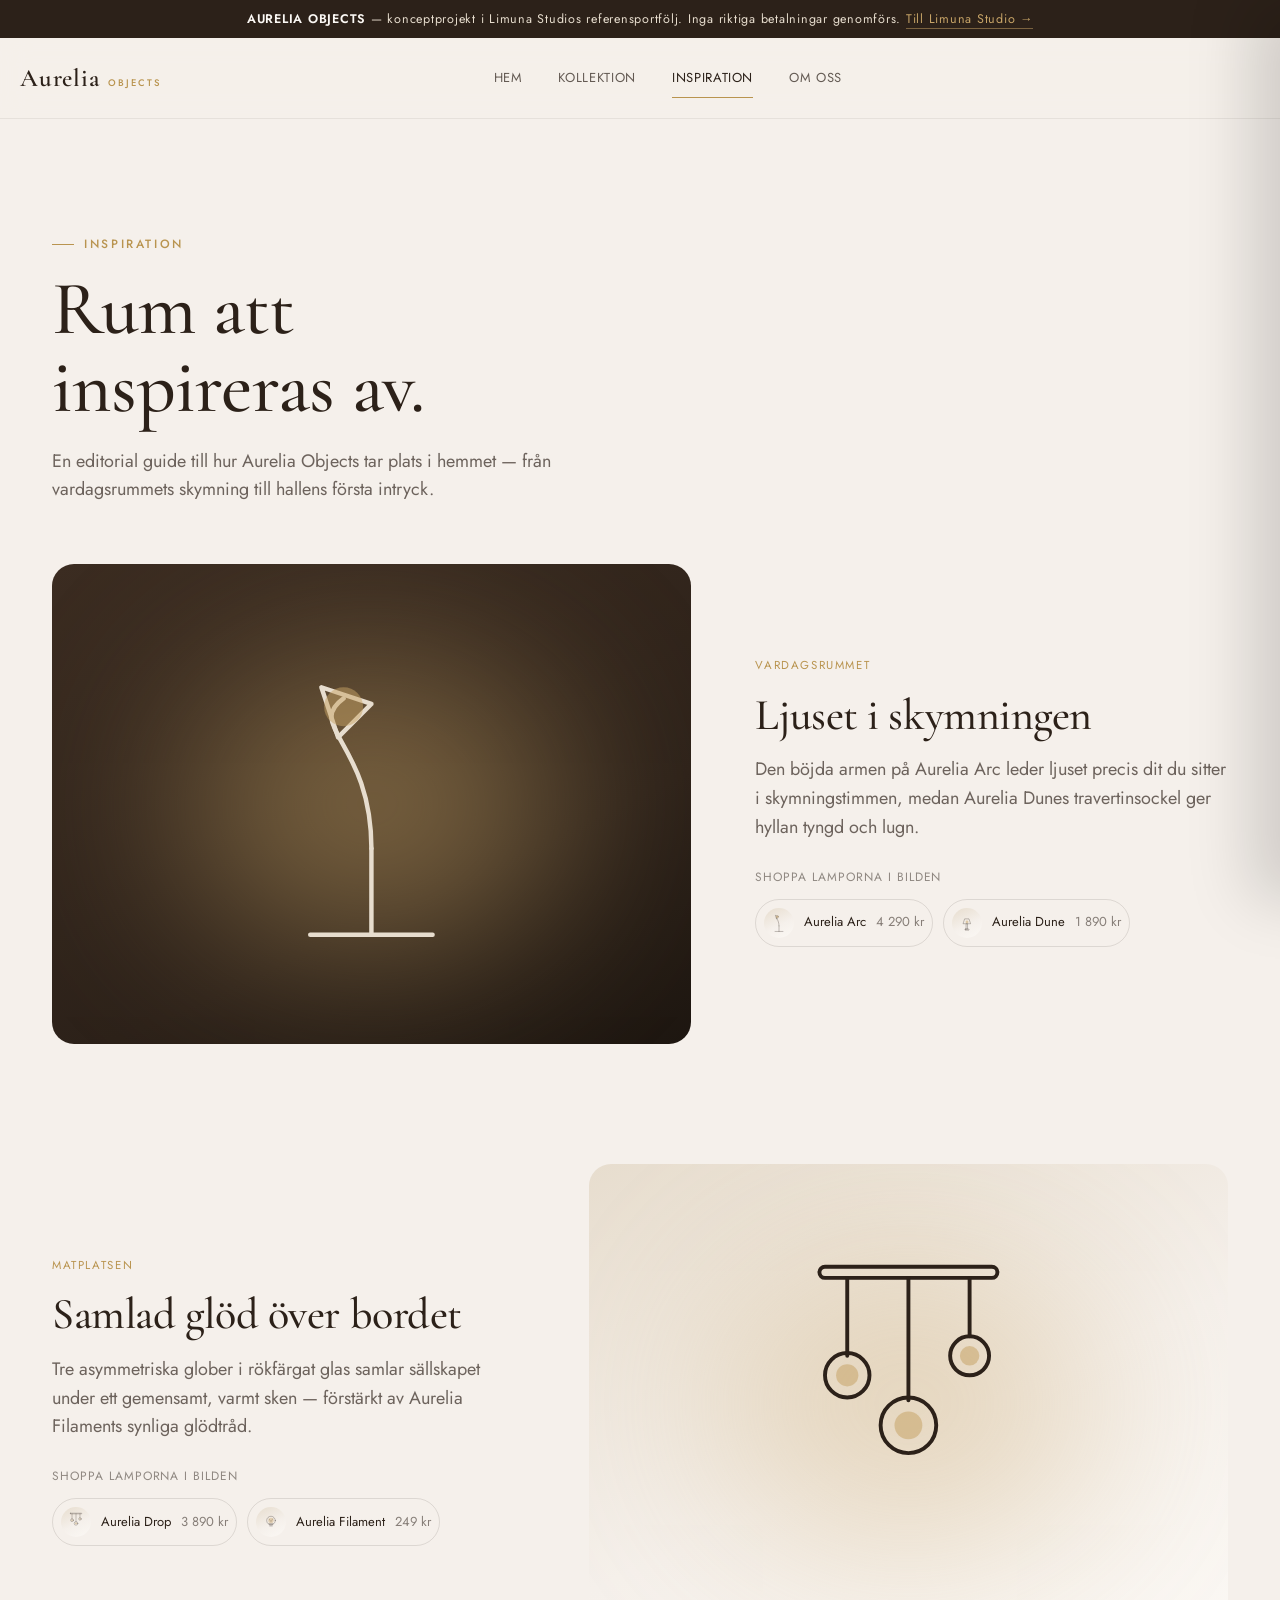
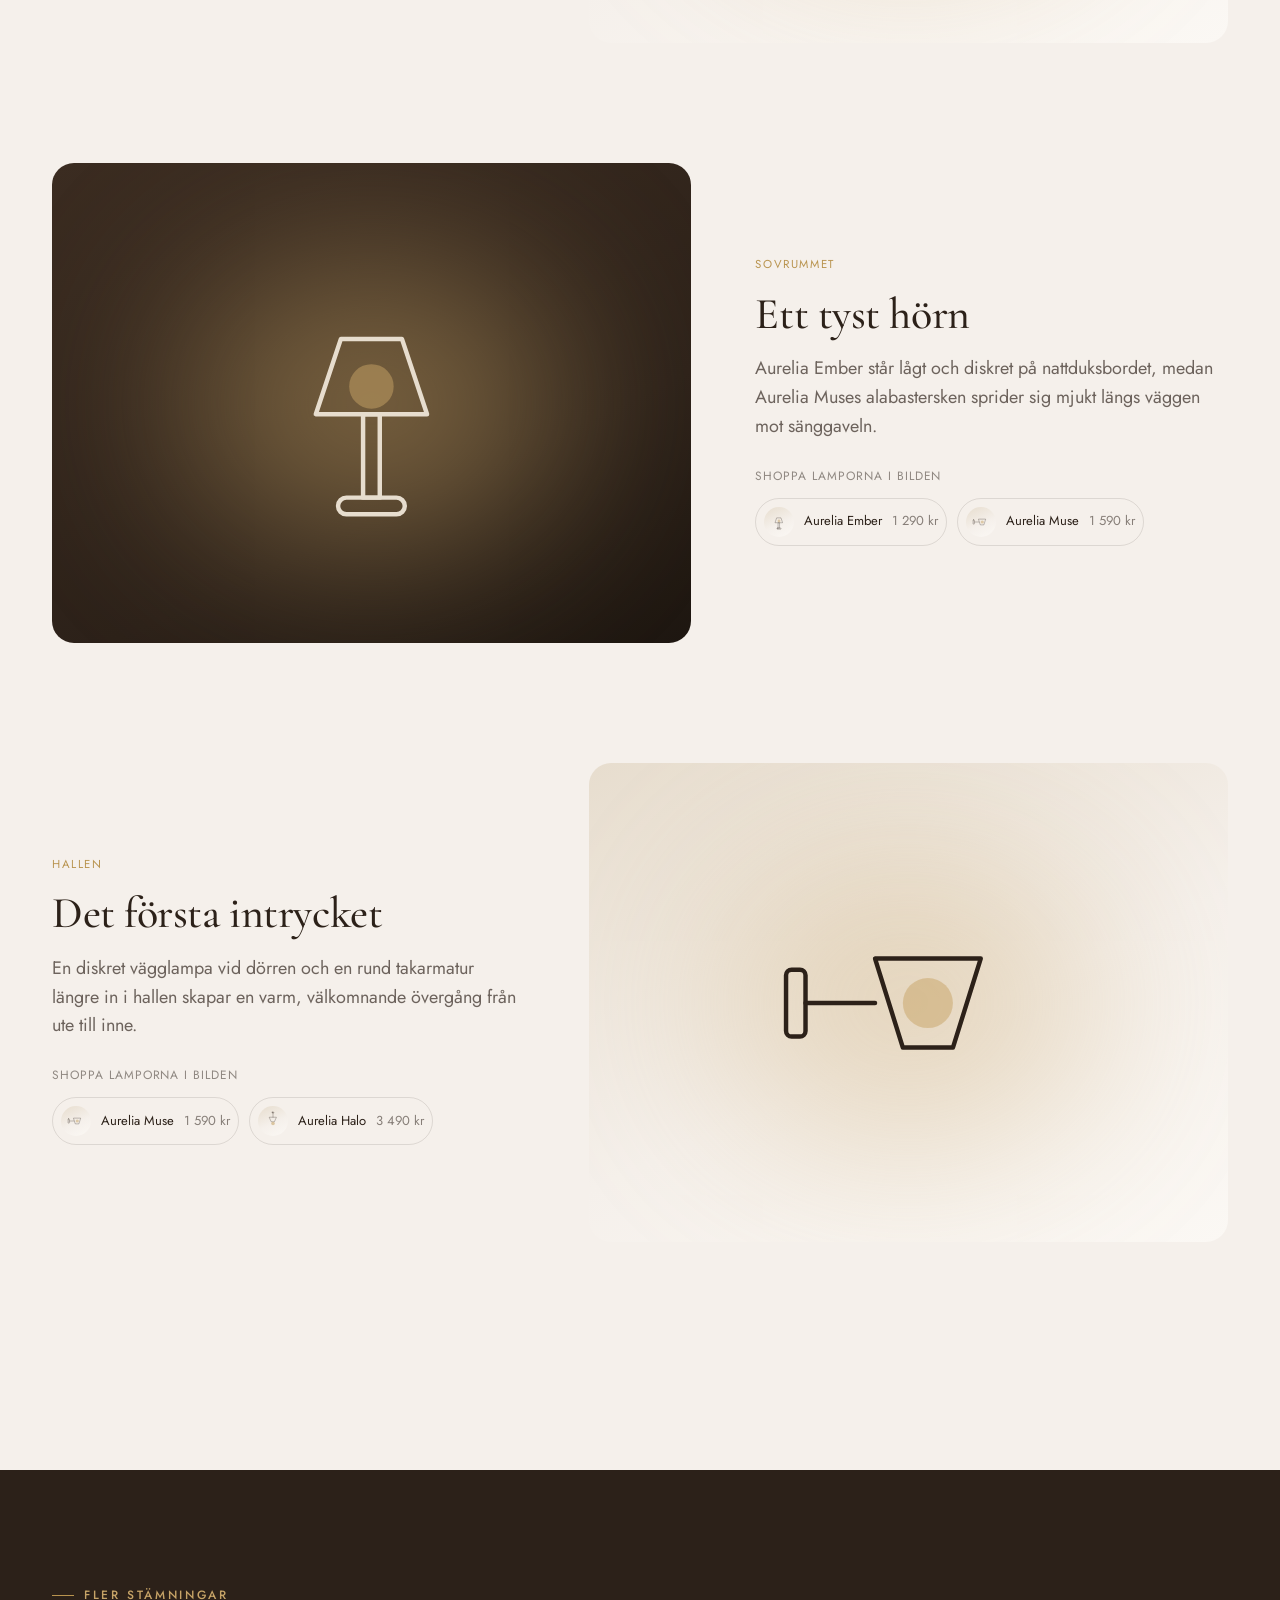
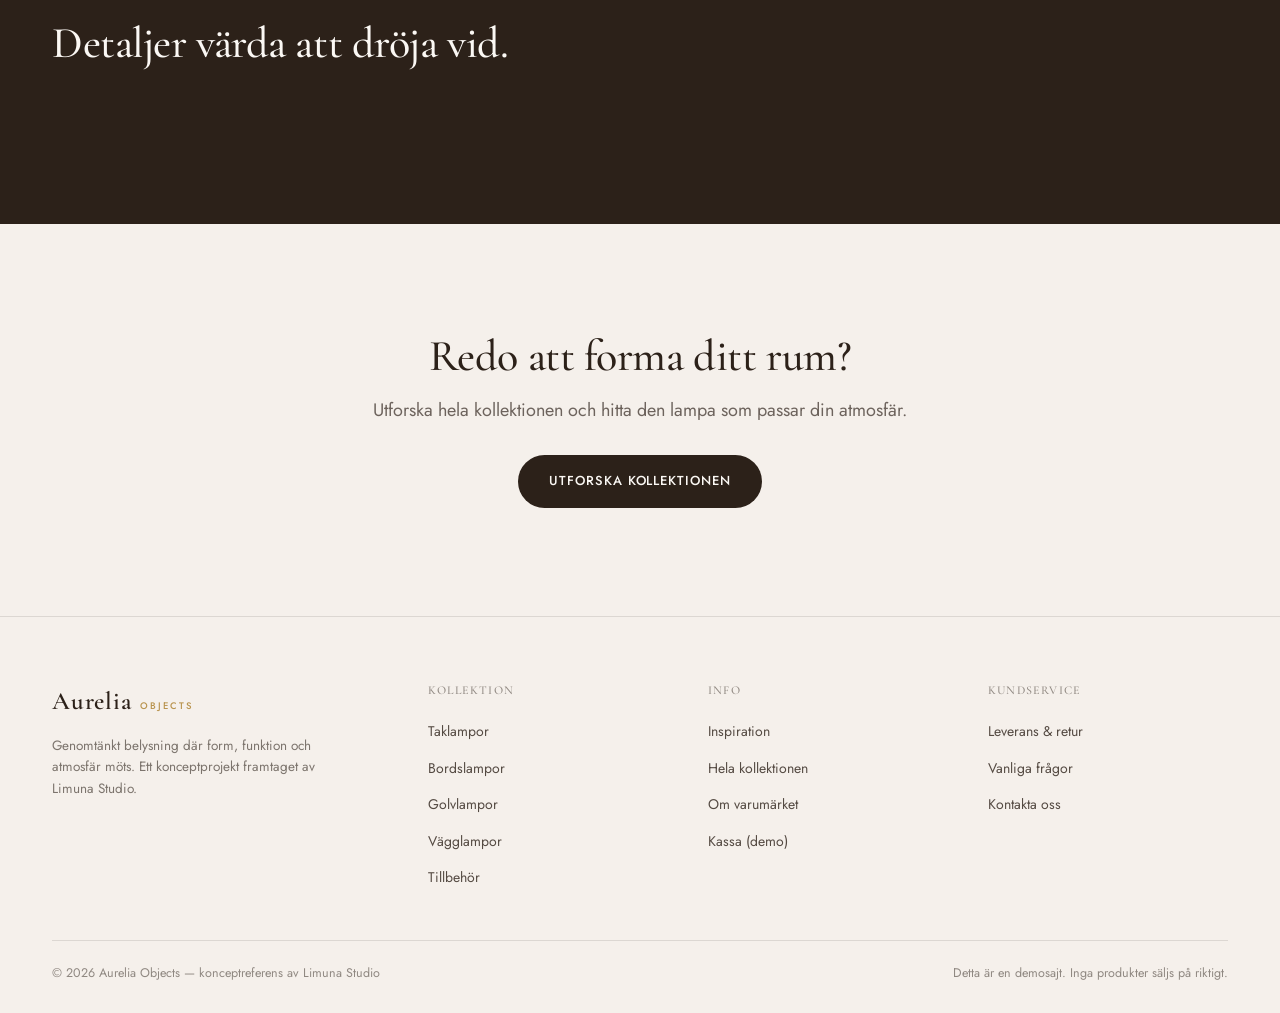
<file: referenser/aurelia-objects/inspiration.html>
<!DOCTYPE html>
<html lang="sv">
<head>
<meta charset="UTF-8">
<meta name="viewport" content="width=device-width, initial-scale=1.0">
<title>Inspiration — Aurelia Objects</title>
<meta name="description" content="Rum att inspireras av — en editorial guide till hur Aurelia Objects belysning tar plats i hemmet.">
<meta name="robots" content="noindex, nofollow">
<link rel="preconnect" href="https://fonts.googleapis.com">
<link rel="preconnect" href="https://fonts.gstatic.com" crossorigin>
<link rel="preload" as="style" href="https://fonts.googleapis.com/css2?family=Cormorant+Garamond:wght@400;500;600&family=Jost:wght@300;400;500;600&display=swap">
<link rel="stylesheet" href="https://fonts.googleapis.com/css2?family=Cormorant+Garamond:wght@400;500;600&family=Jost:wght@300;400;500;600&display=swap" media="print" onload="this.media='all'">
<noscript><link rel="stylesheet" href="https://fonts.googleapis.com/css2?family=Cormorant+Garamond:wght@400;500;600&family=Jost:wght@300;400;500;600&display=swap"></noscript>
<link rel="stylesheet" href="assets/aurelia.css">
<style>
  .room-row{ display:grid; grid-template-columns: 1.15fr 0.85fr; gap:64px; align-items:center; margin-bottom:120px; }
  .room-row.reverse{ direction: rtl; }
  .room-row.reverse > *{ direction: ltr; }
  .room-row .visual{ aspect-ratio: 4/3; }
  .room-tag{ font-size:11.5px; letter-spacing:.14em; text-transform:uppercase; color:var(--champagne-2); }
  .room-row h2{ margin-top:14px; }
  .room-row p.lede{ margin-top:16px; }
  .shop-look{ margin-top:26px; }
  .shop-look-label{ font-size:12px; letter-spacing:.08em; text-transform:uppercase; color:rgba(44,33,25,.5); margin-bottom:12px; }
  .shop-chip{
    display:inline-flex; align-items:center; gap:10px; padding:8px 8px 8px 8px; margin:0 10px 10px 0;
    border:1px solid var(--line); border-radius:999px; font-size:13px; transition:border-color .2s ease;
  }
  .shop-chip:hover{ border-color:var(--espresso); }
  .shop-chip .dot-visual{ width:30px; height:30px; border-radius:50%; }
  .shop-chip .dot-visual svg{ width:60%; height:60%; }
  .shop-chip .price{ color:rgba(44,33,25,.55); }
  @media (max-width: 860px){ .room-row, .room-row.reverse{ grid-template-columns:1fr; direction:ltr; gap:26px; margin-bottom:70px; } }
</style>
</head>
<body>

<div id="site-header"></div>

<section style="padding-bottom:60px;">
  <div class="wrap">
    <span class="eyebrow">Inspiration</span>
    <h1 style="margin-top:16px;max-width:14ch;">Rum att inspireras av.</h1>
    <p class="lede" style="margin-top:20px;">En editorial guide till hur Aurelia Objects tar plats i hemmet — från vardagsrummets skymning till hallens första intryck.</p>
  </div>
</section>

<section style="padding-top:0;">
  <div class="wrap" id="roomsWrap"></div>
</section>

<section style="background:var(--espresso);color:var(--ivory);">
  <div class="wrap">
    <div class="section-head reveal">
      <div>
        <span class="eyebrow" style="color:var(--champagne);">Fler stämningar</span>
        <h2 style="color:var(--ivory);margin-top:14px;">Detaljer värda att dröja vid.</h2>
      </div>
    </div>
    <div class="editorial-grid reveal" id="moodGrid"></div>
  </div>
</section>

<section>
  <div class="wrap" style="text-align:center;">
    <h2>Redo att forma ditt rum?</h2>
    <p class="lede" style="margin:16px auto 30px;">Utforska hela kollektionen och hitta den lampa som passar din atmosfär.</p>
    <a href="produkter.html" class="btn dark">Utforska kollektionen</a>
  </div>
</section>

<div id="site-footer"></div>

<script src="assets/aurelia.js"></script>
<script>
  Aurelia.initChrome('inspiration');

  var rooms = [
    {
      tag: 'Vardagsrummet',
      title: 'Ljuset i skymningen',
      text: 'Den böjda armen på Aurelia Arc leder ljuset precis dit du sitter i skymningstimmen, medan Aurelia Dunes travertinsockel ger hyllan tyngd och lugn.',
      icon: 'floor', dark: true,
      products: ['aurelia-arc', 'aurelia-dune']
    },
    {
      tag: 'Matplatsen',
      title: 'Samlad glöd över bordet',
      text: 'Tre asymmetriska glober i rökfärgat glas samlar sällskapet under ett gemensamt, varmt sken — förstärkt av Aurelia Filaments synliga glödtråd.',
      icon: 'pendant-cluster', dark: false,
      products: ['aurelia-drop', 'aurelia-filament']
    },
    {
      tag: 'Sovrummet',
      title: 'Ett tyst hörn',
      text: 'Aurelia Ember står lågt och diskret på nattduksbordet, medan Aurelia Muses alabastersken sprider sig mjukt längs väggen mot sänggaveln.',
      icon: 'table', dark: true,
      products: ['aurelia-ember', 'aurelia-muse']
    },
    {
      tag: 'Hallen',
      title: 'Det första intrycket',
      text: 'En diskret vägglampa vid dörren och en rund takarmatur längre in i hallen skapar en varm, välkomnande övergång från ute till inne.',
      icon: 'wall', dark: false,
      products: ['aurelia-muse', 'aurelia-halo']
    }
  ];

  var roomsWrap = document.getElementById('roomsWrap');
  roomsWrap.innerHTML = rooms.map(function(r, i){
    var chips = r.products.map(function(id){
      var p = Aurelia.byId(id);
      return '<a class="shop-chip" href="produkt.html?id='+p.id+'">' +
        Aurelia.visual({icon:p.icon, className:'dot-visual'}) +
        '<span>'+p.name+'</span><span class="price">'+Aurelia.money(p.price)+'</span></a>';
    }).join('');
    return '<div class="room-row reveal'+(i % 2 === 1 ? ' reverse' : '')+'">' +
      Aurelia.visual({icon:r.icon, dark:r.dark}) +
      '<div>' +
        '<span class="room-tag">'+r.tag+'</span>' +
        '<h2>'+r.title+'</h2>' +
        '<p class="lede">'+r.text+'</p>' +
        '<div class="shop-look">' +
          '<div class="shop-look-label">Shoppa lamporna i bilden</div>' +
          chips +
        '</div>' +
      '</div>' +
    '</div>';
  }).join('');

  var moods = [
    {icon:'bulb', cls:'span-2', tag:'Detalj', title:'Filamentets glöd'},
    {icon:'pendant', cls:'span-2', tag:'Form', title:'Opalglasets mjuka sken'},
    {icon:'floor', cls:'span-2', tag:'Silhuett', title:'Skulptural i dagsljus'}
  ];
  document.getElementById('moodGrid').innerHTML = moods.map(function(m){
    return '<div class="editorial-item '+m.cls+'">' +
      '<div class="shade"></div>' +
      '<div class="visual dark" style="border-radius:0;position:absolute;inset:0;">' +
        '<div class="glow-orb"></div>' + Aurelia.iconSVG(m.icon) +
      '</div>' +
      '<div class="cap"><span class="tag">'+m.tag+'</span><h3>'+m.title+'</h3></div>' +
    '</div>';
  }).join('');

  Aurelia.observeNew();
</script>
</body>
</html>
</file>
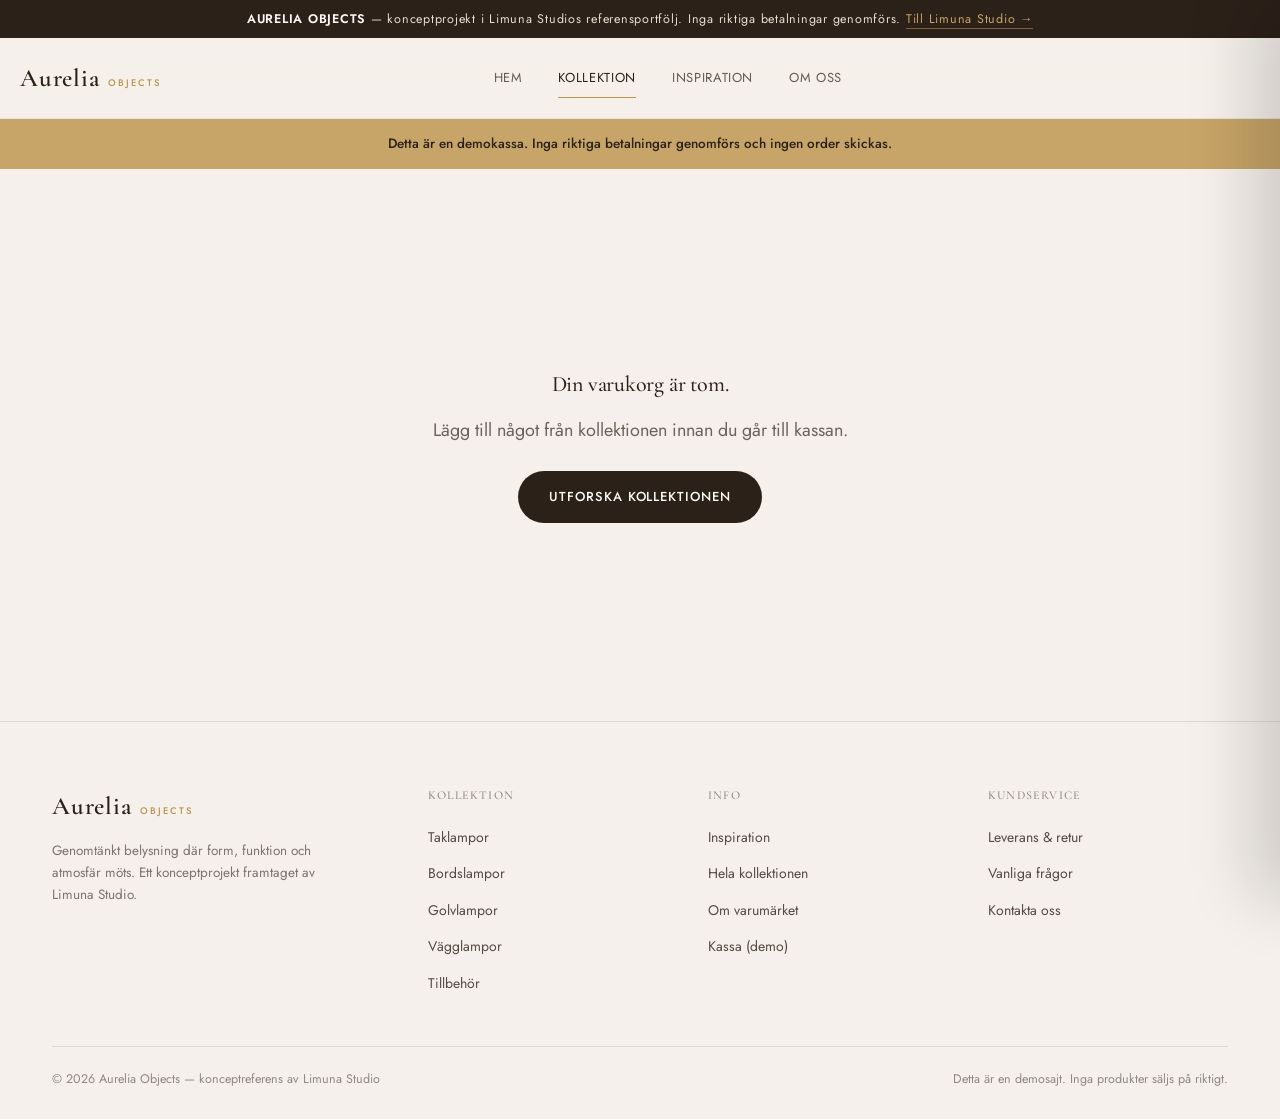
<file: referenser/aurelia-objects/kassa.html>
<!DOCTYPE html>
<html lang="sv">
<head>
<meta charset="UTF-8">
<meta name="viewport" content="width=device-width, initial-scale=1.0">
<title>Kassa (demo) — Aurelia Objects</title>
<meta name="robots" content="noindex, nofollow">
<link rel="preconnect" href="https://fonts.googleapis.com">
<link rel="preconnect" href="https://fonts.gstatic.com" crossorigin>
<link href="https://fonts.googleapis.com/css2?family=Cormorant+Garamond:wght@400;500;600&family=Jost:wght@300;400;500;600&display=swap" rel="stylesheet">
<link rel="stylesheet" href="assets/aurelia.css">
</head>
<body>

<div id="site-header"></div>
<div class="checkout-banner">Detta är en demo­kassa. Inga riktiga betalningar genomförs och ingen order skickas.</div>

<section>
  <div class="wrap">
    <div class="empty-state hidden" id="checkoutEmpty">
      <h3>Din varukorg är tom.</h3>
      <p class="lede" style="margin:14px auto 26px;">Lägg till något från kollektionen innan du går till kassan.</p>
      <a href="produkter.html" class="btn dark">Utforska kollektionen</a>
    </div>

    <div class="checkout-grid" id="checkoutForm">
      <div>
        <div class="checkout-steps">
          <span class="step">Varukorg</span><span>—</span>
          <span class="step is-active">Leverans &amp; betalning</span><span>—</span>
          <span class="step">Bekräftelse</span>
        </div>
        <h2 style="margin-bottom:24px;">Leveransuppgifter</h2>
        <form id="checkoutFormEl">
          <div class="form-grid">
            <div class="field"><label>Förnamn</label><input type="text" required></div>
            <div class="field"><label>Efternamn</label><input type="text" required></div>
            <div class="field full"><label>E-post</label><input type="email" required></div>
            <div class="field full"><label>Adress</label><input type="text" required></div>
            <div class="field"><label>Postnummer</label><input type="text" required></div>
            <div class="field"><label>Ort</label><input type="text" required></div>
          </div>

          <h2 style="margin:40px 0 18px;">Betalning (demo)</h2>
          <div class="pay-methods">
            <div class="pay-method is-active" data-pay="kort">Kort</div>
            <div class="pay-method" data-pay="swish">Swish</div>
            <div class="pay-method" data-pay="faktura">Faktura</div>
          </div>

          <button class="btn dark block" id="checkoutSubmit" type="submit">Slutför beställning (demo)</button>
          <p class="fictional-note">Ingen betalningsinformation skickas eller sparas. Detta är en visuell demonstration av ett kassaflöde.</p>
        </form>
      </div>

      <div class="order-summary">
        <h3 style="margin-bottom:18px;">Din order</h3>
        <div id="orderSummary"></div>
      </div>
    </div>

    <div class="confirm-panel hidden" id="confirmPanel">
      <div class="confirm-icon">
        <svg viewBox="0 0 100 100" fill="none" stroke-linecap="round" stroke-linejoin="round"><path d="M20 52 L42 72 L80 28" stroke="#2C2119" stroke-width="8"/></svg>
      </div>
      <span class="eyebrow" style="justify-content:center;">Demo — beställning mottagen</span>
      <h2 style="margin-top:16px;">Tack för din (demo)beställning!</h2>
      <p class="lede" style="margin:18px auto 8px;">Ordernummer <strong id="confirmOrderNo"></strong>. Detta är en konceptreferens byggd av Limuna Studio — ingen riktig order har skapats och ingen betalning har genomförts.</p>
      <a href="produkter.html" class="btn dark" style="margin-top:26px;">Fortsätt handla</a>
    </div>
  </div>
</section>

<div id="site-footer"></div>

<script src="assets/aurelia.js"></script>
<script>
  Aurelia.initChrome('kollektion');
  Aurelia.initCheckoutPage();
</script>
</body>
</html>
</file>
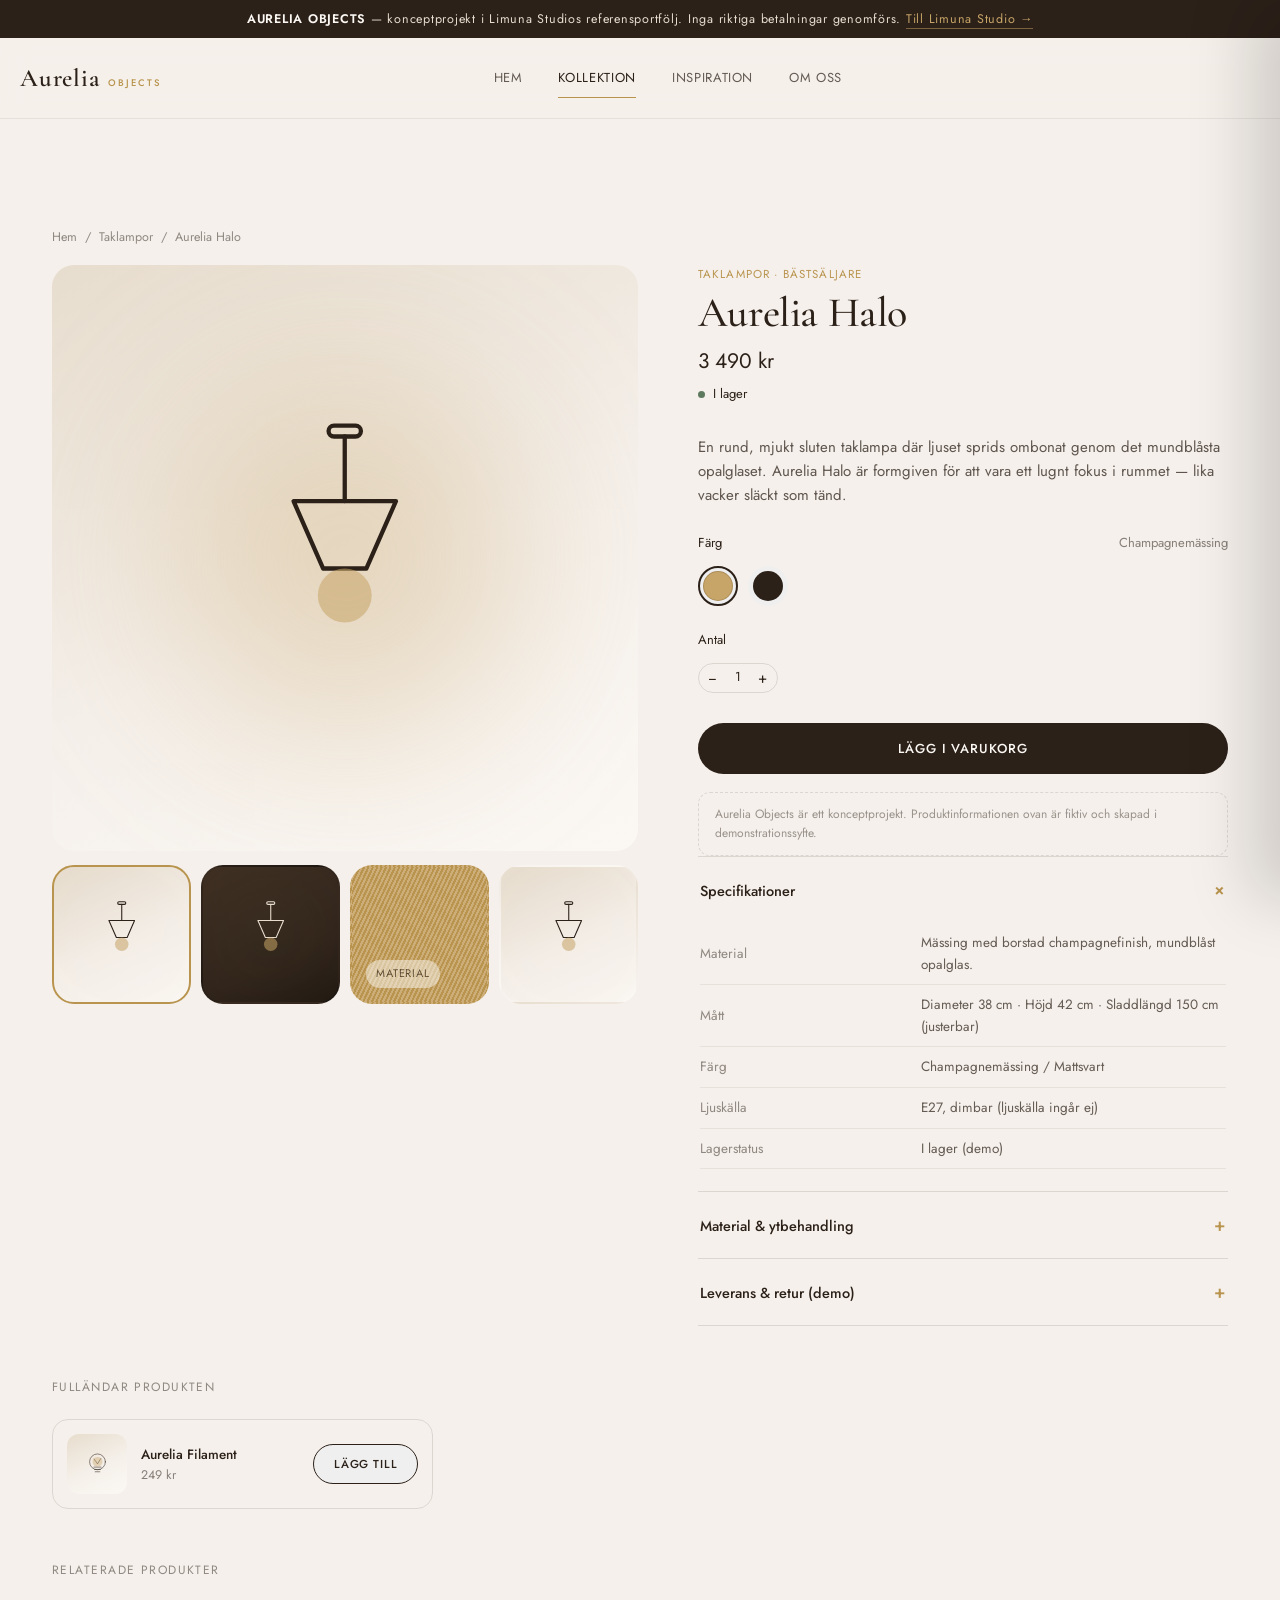
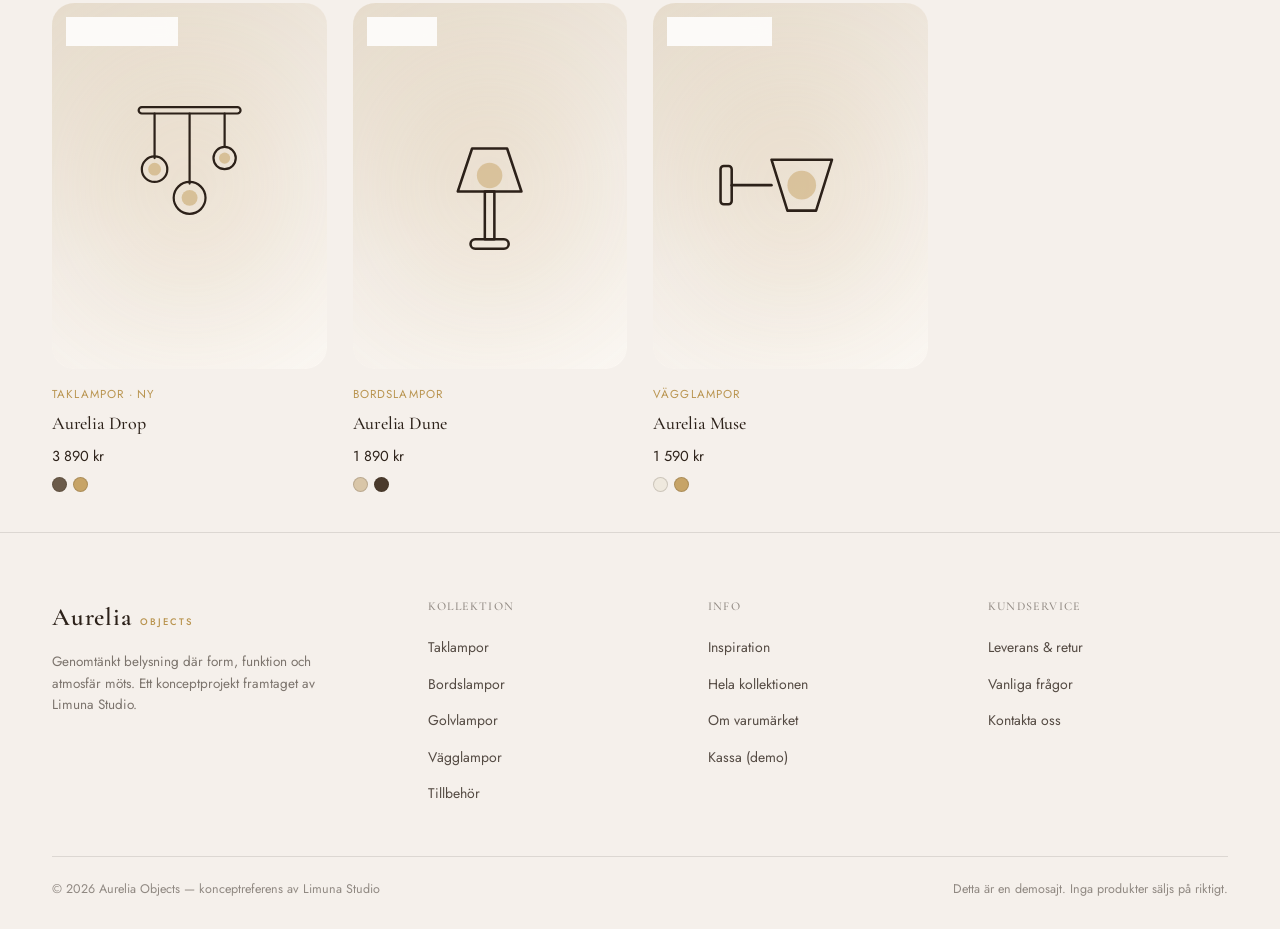
<file: referenser/aurelia-objects/produkt.html>
<!DOCTYPE html>
<html lang="sv">
<head>
<meta charset="UTF-8">
<meta name="viewport" content="width=device-width, initial-scale=1.0">
<title>Produkt — Aurelia Objects</title>
<meta name="robots" content="noindex, nofollow">
<link rel="preconnect" href="https://fonts.googleapis.com">
<link rel="preconnect" href="https://fonts.gstatic.com" crossorigin>
<link rel="preload" as="style" href="https://fonts.googleapis.com/css2?family=Cormorant+Garamond:wght@400;500;600&family=Jost:wght@300;400;500;600&display=swap">
<link rel="stylesheet" href="https://fonts.googleapis.com/css2?family=Cormorant+Garamond:wght@400;500;600&family=Jost:wght@300;400;500;600&display=swap" media="print" onload="this.media='all'">
<noscript><link rel="stylesheet" href="https://fonts.googleapis.com/css2?family=Cormorant+Garamond:wght@400;500;600&family=Jost:wght@300;400;500;600&display=swap"></noscript>
<link rel="stylesheet" href="assets/aurelia.css">
</head>
<body>

<div id="site-header"></div>

<section style="padding-bottom:40px;">
  <div class="wrap">
    <div class="breadcrumb" id="breadcrumb"></div>
    <div class="pdp">
      <div class="pdp-gallery">
        <div id="pdpMain"></div>
        <div class="pdp-thumbs" id="pdpThumbs"></div>
      </div>

      <div class="pdp-info">
        <div class="kicker" id="pdpKicker" style="font-size:11.5px;letter-spacing:.1em;text-transform:uppercase;color:var(--champagne-2);margin-bottom:8px;"></div>
        <h1 class="pdp-title" id="pdpTitle"></h1>
        <div class="pdp-price" id="pdpPrice"></div>
        <div class="stock-line" id="pdpStock"></div>
        <p class="pdp-desc" id="pdpDesc"></p>

        <div class="option-group">
          <div class="option-label"><span>Färg</span><span class="selected" id="pdpColorLabel"></span></div>
          <div class="swatch-row" id="pdpColors"></div>
        </div>

        <div class="option-group">
          <div class="option-label"><span>Antal</span></div>
          <div class="qty-stepper" style="width:fit-content;">
            <button type="button" id="pdpQtyMinus">−</button>
            <span id="pdpQty">1</span>
            <button type="button" id="pdpQtyPlus">+</button>
          </div>
        </div>

        <div class="buy-row" id="pdpBuyRow">
          <button class="btn dark" id="pdpAdd" type="button">Lägg i varukorg</button>
        </div>
        <p class="fictional-note">Aurelia Objects är ett konceptprojekt. Produktinformationen ovan är fiktiv och skapad i demonstrationssyfte.</p>

        <div class="accordion" id="pdpAccordion">
          <div class="accordion-item is-open">
            <button class="accordion-trigger" type="button">Specifikationer<span class="plus">+</span></button>
            <div class="accordion-panel"><div class="accordion-panel-inner" id="pdpSpecs"></div></div>
          </div>
          <div class="accordion-item">
            <button class="accordion-trigger" type="button">Material &amp; ytbehandling<span class="plus">+</span></button>
            <div class="accordion-panel"><div class="accordion-panel-inner" id="pdpMaterialText"></div></div>
          </div>
          <div class="accordion-item">
            <button class="accordion-trigger" type="button">Leverans &amp; retur (demo)<span class="plus">+</span></button>
            <div class="accordion-panel"><div class="accordion-panel-inner">Fri frakt vid köp över 2 000 kr. 30 dagars öppet köp. Detta är exempeltext för en demosajt — ingen riktig leverans sker.</div></div>
          </div>
        </div>
      </div>
    </div>

    <div id="pdpAccessoriesWrap" class="hidden">
      <div class="mini-title">Fulländar produkten</div>
      <div class="accessory-row" id="pdpAccessories"></div>
    </div>

    <div class="mini-title">Relaterade produkter</div>
    <div class="related-scroller" id="pdpRelated"></div>
  </div>
</section>

<div class="sticky-buy" id="stickyBuy">
  <span class="name" id="stickyName"></span>
  <span class="price" id="stickyPrice"></span>
  <button class="btn dark sm" id="stickyAdd" type="button">Lägg i varukorg</button>
</div>

<div id="site-footer"></div>

<script src="assets/aurelia.js"></script>
<script>
  Aurelia.initChrome('kollektion');
  Aurelia.initProductPage();
</script>
</body>
</html>
</file>
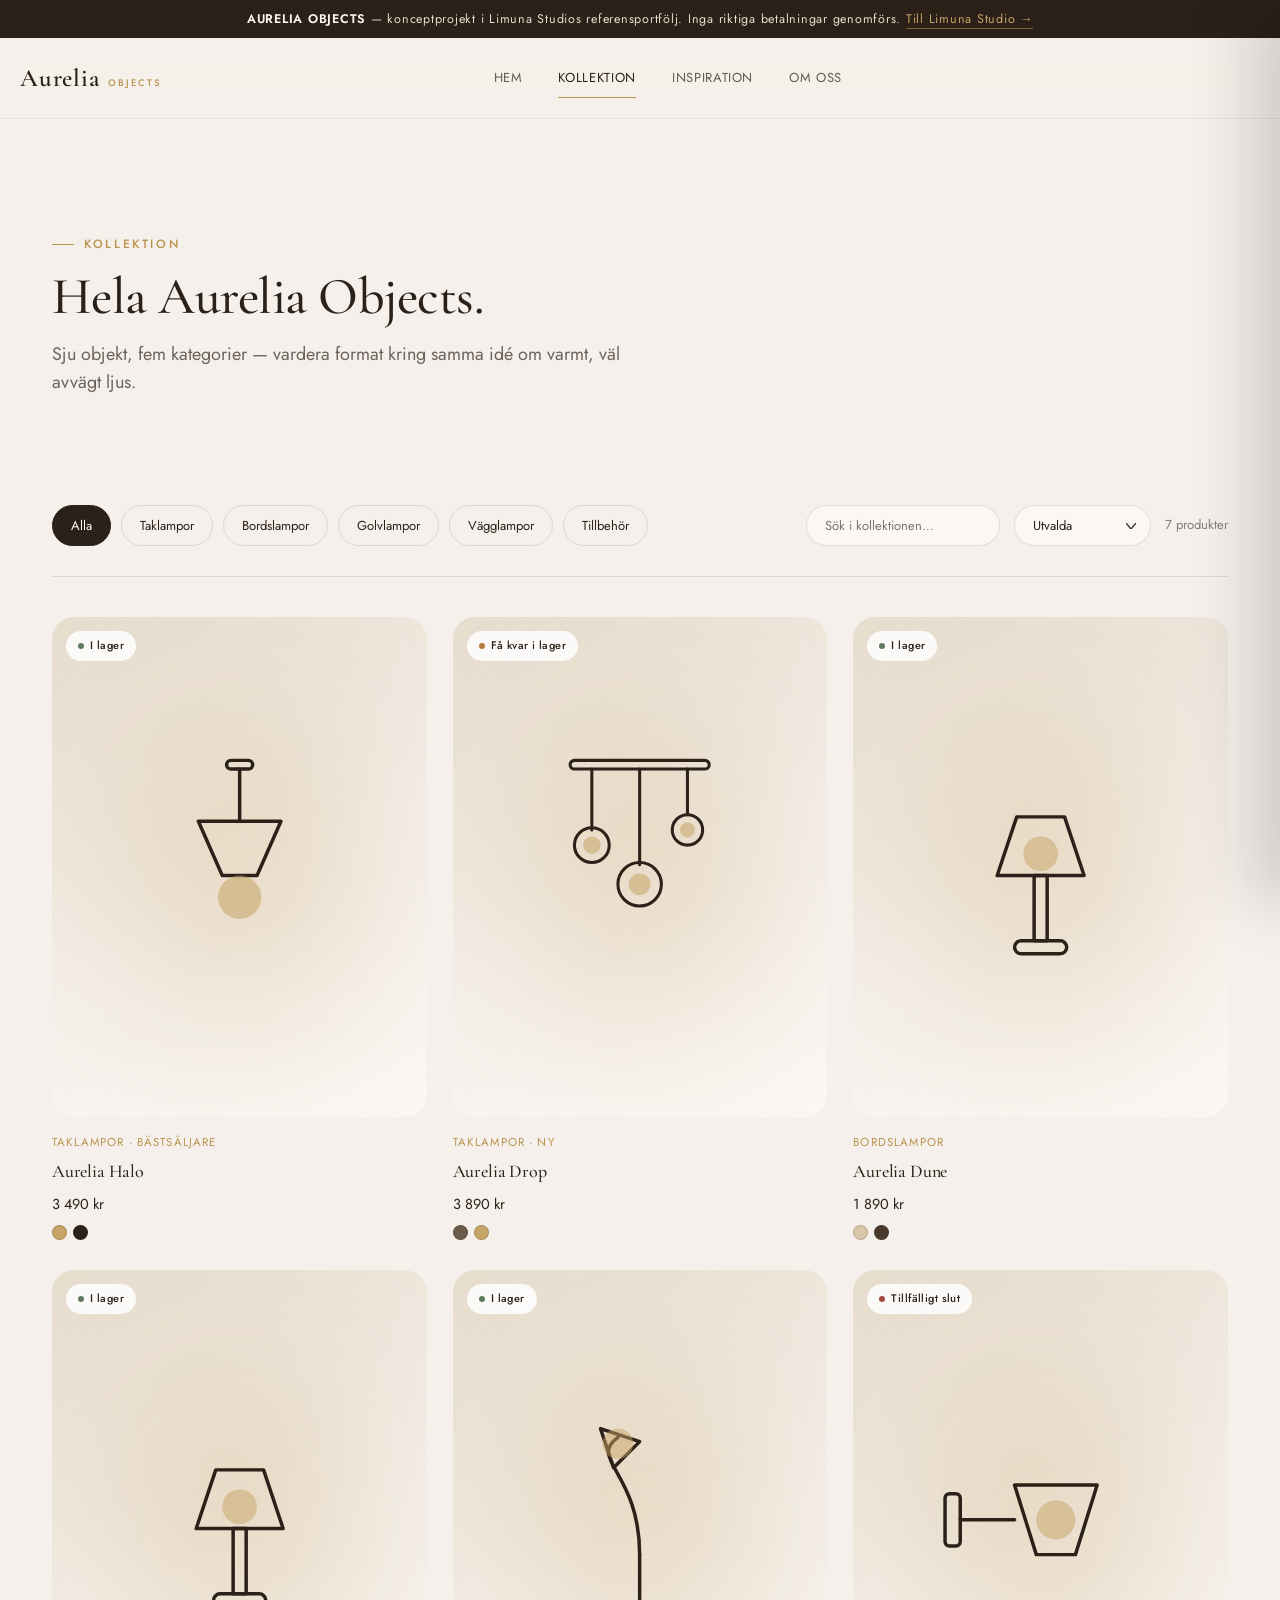
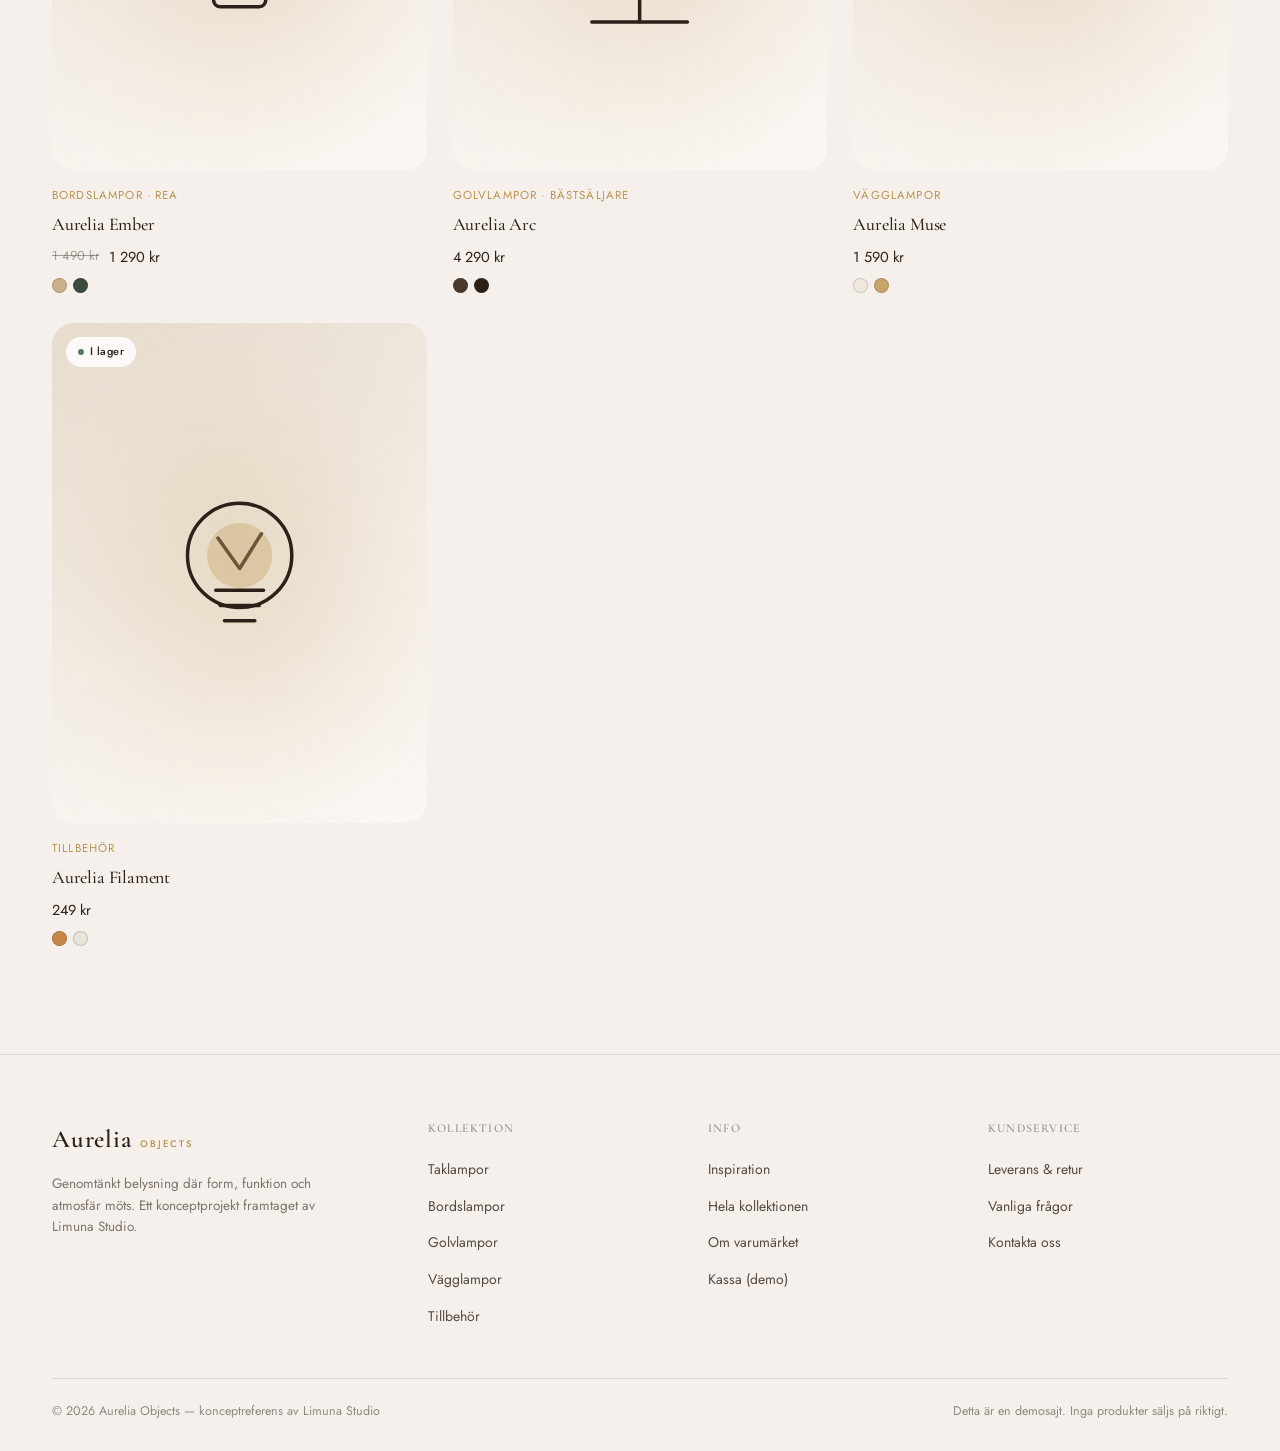
<file: referenser/aurelia-objects/produkter.html>
<!DOCTYPE html>
<html lang="sv">
<head>
<meta charset="UTF-8">
<meta name="viewport" content="width=device-width, initial-scale=1.0">
<title>Kollektion — Aurelia Objects</title>
<meta name="description" content="Utforska hela Aurelia Objects kollektion: taklampor, bordslampor, golvlampor, vägglampor och tillbehör.">
<meta name="robots" content="noindex, nofollow">
<link rel="preconnect" href="https://fonts.googleapis.com">
<link rel="preconnect" href="https://fonts.gstatic.com" crossorigin>
<link rel="preload" as="style" href="https://fonts.googleapis.com/css2?family=Cormorant+Garamond:wght@400;500;600&family=Jost:wght@300;400;500;600&display=swap">
<link rel="stylesheet" href="https://fonts.googleapis.com/css2?family=Cormorant+Garamond:wght@400;500;600&family=Jost:wght@300;400;500;600&display=swap" media="print" onload="this.media='all'">
<noscript><link rel="stylesheet" href="https://fonts.googleapis.com/css2?family=Cormorant+Garamond:wght@400;500;600&family=Jost:wght@300;400;500;600&display=swap"></noscript>
<link rel="stylesheet" href="assets/aurelia.css">
</head>
<body>

<div id="site-header"></div>

<section style="padding-bottom:0;">
  <div class="wrap">
    <span class="eyebrow">Kollektion</span>
    <h1 style="font-size:clamp(32px,5vw,52px);margin-top:16px;">Hela Aurelia Objects.</h1>
    <p class="lede" style="margin-top:16px;">Sju objekt, fem kategorier — vardera format kring samma idé om varmt, väl avvägt ljus.</p>
  </div>
</section>

<section>
  <div class="wrap">
    <div class="shop-toolbar">
      <div class="chip-row" id="shopChips"></div>
      <div class="toolbar-right">
        <input type="text" id="shopSearch" placeholder="Sök i kollektionen…" class="field" style="border:1px solid var(--line);border-radius:999px;padding:10px 18px;font-family:var(--font-body);font-size:13px;background:var(--ivory);outline:none;min-width:180px;">
        <select class="select" id="shopSort">
          <option value="utvalda">Utvalda</option>
          <option value="pris-lag">Pris: lägst först</option>
          <option value="pris-hog">Pris: högst först</option>
          <option value="namn">Namn A–Ö</option>
        </select>
        <span class="result-count" id="shopCount"></span>
      </div>
    </div>
    <div class="product-grid" id="shopGrid"></div>
    <div class="empty-state hidden" id="shopEmpty">
      <h3>Inga produkter matchade din sökning.</h3>
      <p class="lede" style="margin:14px auto 0;">Prova ett annat sökord eller rensa filtren.</p>
    </div>
  </div>
</section>

<div id="site-footer"></div>

<script src="assets/aurelia.js"></script>
<script>
  Aurelia.initChrome('kollektion');
  Aurelia.initShopPage();
</script>
</body>
</html>
</file>
<file: referenser/aurelia-objects/assets/aurelia.css>
/* =========================================================
   AURELIA OBJECTS — designsystem
   Konceptreferens byggd av Limuna Studio.
   ========================================================= */

:root{
  --beige:      #F5F0EB;
  --ivory:      #FBF8F4;
  --sand:       #E7DDCE;
  --sand-2:     #DED0BB;
  --espresso:   #2C2119;
  --espresso-2: #3B2C21;
  --champagne:  #C7A467;
  --champagne-2:#B9944F;
  --line:       rgba(44, 33, 25, 0.12);
  --line-soft:  rgba(44, 33, 25, 0.07);
  --white:      #FFFFFF;
  --ok:         #5E7A5E;
  --low:        #B07A3E;
  --out:        #A24A3E;

  --font-display: 'Cormorant Garamond', 'Times New Roman', serif;
  --font-body: 'Jost', 'Helvetica Neue', Arial, sans-serif;

  --radius-s: 4px;
  --radius-m: 10px;
  --radius-l: 22px;
  --shadow-card: 0 18px 40px rgba(44, 33, 25, 0.08);
  --shadow-lift: 0 26px 60px rgba(44, 33, 25, 0.16);
  --ease: cubic-bezier(.22,.61,.36,1);
}

*{ box-sizing: border-box; }
html{ scroll-behavior: smooth; }
body{
  margin: 0;
  background: var(--beige);
  color: var(--espresso);
  font-family: var(--font-body);
  font-size: 16px;
  line-height: 1.6;
  -webkit-font-smoothing: antialiased;
}
img{ max-width: 100%; display: block; }
a{ color: inherit; text-decoration: none; }
button{ font-family: inherit; }
ul{ margin: 0; padding: 0; list-style: none; }
::selection{ background: var(--champagne); color: var(--white); }

.wrap{ max-width: 1240px; margin: 0 auto; padding: 0 32px; }
@media (max-width: 640px){ .wrap{ padding: 0 20px; } }

h1,h2,h3,h4{
  font-family: var(--font-display);
  font-weight: 500;
  letter-spacing: -0.01em;
  margin: 0;
  color: var(--espresso);
}
h1{ font-size: clamp(40px, 6vw, 76px); line-height: 1.03; font-weight: 500; }
h2{ font-size: clamp(28px, 3.6vw, 44px); line-height: 1.1; }
h3{ font-size: 22px; }
p{ margin: 0; }

.eyebrow{
  display: inline-flex;
  align-items: center;
  gap: 10px;
  font-family: var(--font-body);
  font-size: 12px;
  font-weight: 500;
  letter-spacing: 0.22em;
  text-transform: uppercase;
  color: var(--champagne-2);
}
.eyebrow::before{ content:""; width: 22px; height: 1px; background: var(--champagne-2); display: inline-block; }

.lede{ font-size: 18px; color: rgba(44,33,25,0.68); max-width: 52ch; }

/* ---------- demo ribbon ---------- */
.demo-ribbon{
  background: var(--espresso);
  color: var(--sand);
  font-size: 12.5px;
  letter-spacing: 0.06em;
  text-align: center;
  padding: 9px 16px;
}
.demo-ribbon a{ color: var(--champagne); border-bottom: 1px solid rgba(199,164,103,0.5); }
.demo-ribbon strong{ color: var(--ivory); font-weight: 600; }

/* ---------- header ---------- */
header.site{
  position: sticky; top: 0; z-index: 60;
  background: rgba(245, 240, 235, 0.86);
  backdrop-filter: blur(14px);
  border-bottom: 1px solid var(--line-soft);
  transition: box-shadow .3s ease;
}
header.site.is-scrolled{ box-shadow: 0 8px 30px rgba(44,33,25,0.08); }
.nav{
  display: flex; align-items: center; justify-content: space-between;
  gap: 20px; padding: 20px 0;
}
.logo{
  font-family: var(--font-display);
  font-size: 25px; font-weight: 600; letter-spacing: 0.03em;
  display: flex; align-items: baseline; gap: 8px;
}
.logo small{
  font-family: var(--font-body);
  font-size: 9.5px; letter-spacing: 0.2em; font-weight: 500;
  color: var(--champagne-2); text-transform: uppercase;
}
.nav .links{ display: flex; gap: 36px; }
.nav .links a{
  font-size: 13px; letter-spacing: 0.05em; text-transform: uppercase;
  color: var(--espresso); opacity: 0.72; padding: 6px 0; position: relative;
  transition: opacity .2s ease;
}
.nav .links a:hover, .nav .links a.is-active{ opacity: 1; }
.nav .links a.is-active::after{
  content:""; position:absolute; left:0; right:0; bottom:-4px; height:1px; background: var(--champagne-2);
}
.nav-actions{ display: flex; align-items: center; gap: 6px; }
.icon-btn{
  width: 40px; height: 40px; border-radius: 50%;
  display: flex; align-items: center; justify-content: center;
  background: transparent; border: none; cursor: pointer; position: relative;
  color: var(--espresso); transition: background .2s ease;
}
.icon-btn:hover{ background: rgba(44,33,25,0.06); }
.icon-btn svg{ width: 19px; height: 19px; }
.cart-count{
  position: absolute; top: 2px; right: 2px;
  width: 16px; height: 16px; border-radius: 50%;
  background: var(--champagne-2); color: var(--white);
  font-size: 9.5px; font-weight: 600;
  display: flex; align-items: center; justify-content: center;
  transform: scale(0); transition: transform .2s var(--ease);
}
.cart-count.show{ transform: scale(1); }

.menu-toggle{
  display: none; width: 40px; height: 40px; border-radius: 50%;
  border: none; background: transparent; cursor: pointer;
  flex-direction: column; align-items: center; justify-content: center; gap: 5px;
}
.menu-toggle span{ width: 18px; height: 1.5px; background: var(--espresso); transition: transform .2s ease, opacity .2s ease; }
.menu-toggle.is-open span:nth-child(1){ transform: translateY(6.5px) rotate(45deg); }
.menu-toggle.is-open span:nth-child(2){ opacity: 0; }
.menu-toggle.is-open span:nth-child(3){ transform: translateY(-6.5px) rotate(-45deg); }

.mobile-nav{
  display: none; flex-direction: column;
  border-top: 1px solid var(--line-soft);
  padding: 6px 0 18px;
}
.mobile-nav.is-open{ display: flex; }
.mobile-nav a{
  padding: 13px 4px; font-size: 15px; border-bottom: 1px solid var(--line-soft);
  display: flex; justify-content: space-between; align-items: center;
}

@media (max-width: 900px){
  .nav .links{ display: none; }
  .menu-toggle{ display: flex; }
}

/* ---------- search overlay ---------- */
.search-overlay{
  position: fixed; inset: 0; z-index: 90;
  background: rgba(44,33,25,0.4);
  backdrop-filter: blur(2px);
  opacity: 0; pointer-events: none; transition: opacity .25s ease;
  display: flex; align-items: flex-start; justify-content: center;
}
.search-overlay.is-open{ opacity: 1; pointer-events: auto; }
.search-panel{
  width: min(640px, 92vw); margin-top: 12vh; background: var(--ivory);
  border-radius: var(--radius-l); padding: 30px; box-shadow: var(--shadow-lift);
  transform: translateY(-16px); transition: transform .3s var(--ease);
}
.search-overlay.is-open .search-panel{ transform: translateY(0); }
.search-panel input{
  width: 100%; border: none; border-bottom: 1px solid var(--line);
  background: transparent; font-family: var(--font-display); font-size: 26px;
  padding: 8px 2px 14px; outline: none; color: var(--espresso);
}
.search-panel input::placeholder{ color: rgba(44,33,25,0.35); }
.search-results{ margin-top: 18px; display: flex; flex-direction: column; gap: 4px; max-height: 50vh; overflow-y: auto; }
.search-result{
  display: flex; align-items: center; gap: 14px; padding: 10px 6px; border-radius: 12px;
  transition: background .15s ease;
}
.search-result:hover{ background: rgba(44,33,25,0.05); }
.search-result .thumb{ width: 46px; height: 46px; border-radius: 10px; flex-shrink: 0; }
.search-result .name{ font-size: 14.5px; font-weight: 500; }
.search-result .cat{ font-size: 12px; color: rgba(44,33,25,0.5); }
.search-result .price{ margin-left: auto; font-size: 13.5px; }
.search-empty{ font-size: 13.5px; color: rgba(44,33,25,0.5); padding: 10px 6px; }
.search-close{
  position: absolute; top: 22px; right: 24px; background: none; border: none; cursor: pointer;
  color: var(--espresso); opacity: 0.6;
}

/* ---------- buttons ---------- */
.btn{
  display: inline-flex; align-items: center; justify-content: center; gap: 8px;
  font-family: var(--font-body); font-size: 13px; font-weight: 500;
  letter-spacing: 0.07em; text-transform: uppercase;
  padding: 15px 30px; border-radius: 999px; cursor: pointer; border: 1px solid transparent;
  transition: background .2s ease, color .2s ease, border-color .2s ease, box-shadow .2s ease, transform .15s ease;
  white-space: nowrap;
}
.btn.dark{ background: var(--espresso); color: var(--ivory); }
.btn.dark:hover{ background: var(--espresso-2); box-shadow: var(--shadow-card); }
.btn.outline{ border-color: var(--espresso); color: var(--espresso); }
.btn.outline:hover{ background: var(--espresso); color: var(--ivory); }
.btn.ghost{ color: var(--espresso); border-color: var(--line); background: rgba(255,255,255,0.5); }
.btn.ghost:hover{ border-color: var(--espresso); }
.btn.champagne{ background: var(--champagne); color: var(--espresso); }
.btn.champagne:hover{ background: var(--champagne-2); }
.btn:disabled{ opacity: 0.45; cursor: not-allowed; }
.btn.block{ width: 100%; }
.btn.sm{ padding: 11px 20px; font-size: 11.5px; }

/* ---------- section shells ---------- */
section{ padding: 108px 0; }
@media (max-width: 640px){ section{ padding: 68px 0; } }
.section-head{
  display: flex; justify-content: space-between; align-items: flex-end;
  gap: 24px; margin-bottom: 48px; flex-wrap: wrap;
}
.section-head h2{ margin-top: 14px; }
.section-head .lede{ margin-top: 14px; }

.reveal{ opacity: 0; transform: translateY(26px); transition: opacity .7s var(--ease), transform .7s var(--ease); }
.reveal.is-visible{ opacity: 1; transform: translateY(0); }

/* ---------- hero ---------- */
.hero{
  position: relative; overflow: hidden;
  background: var(--espresso);
  color: var(--ivory);
  padding: 0;
}
.hero-inner{
  position: relative; min-height: 86vh; display: flex; align-items: flex-end;
  padding: 160px 0 84px;
}
.hero-visual{ position: absolute; inset: 0; z-index: 0; }
.hero-content{ position: relative; z-index: 2; max-width: 640px; }
.hero .eyebrow{ color: var(--champagne); }
.hero .eyebrow::before{ background: var(--champagne); }
.hero h1{ color: var(--ivory); margin: 20px 0 24px; }
.hero .lede{ color: rgba(251,248,244,0.72); font-size: 18.5px; margin-bottom: 36px; }
.hero-ctas{ display: flex; gap: 16px; flex-wrap: wrap; }
.hero-scroll{
  position: absolute; right: 32px; bottom: 34px; z-index: 2;
  display: flex; flex-direction: column; align-items: center; gap: 10px;
  color: rgba(251,248,244,0.55); font-size: 11px; letter-spacing: 0.18em; text-transform: uppercase;
}
.hero-scroll .line{ width: 1px; height: 46px; background: linear-gradient(var(--champagne), transparent); }

.hero-lamp{
  position: absolute; right: 5%; top: 8%; width: 44%; max-width: 600px; z-index: 1;
  animation: drift 8s ease-in-out infinite;
}
.hero-lamp svg{ width: 100%; height: 100%; overflow: visible; }
.hero-lamp .stroke{ stroke: rgba(251,248,244,0.55); }
.hero-lamp .fill-champagne{ fill: var(--champagne); }
@media (max-width: 900px){ .hero-lamp{ width: 62%; right: -8%; top: 10%; opacity: 0.55; } }
@keyframes drift{ 0%,100%{ transform: translateY(0); } 50%{ transform: translateY(-16px); } }
@keyframes pulse{ 0%,100%{ opacity: 0.26; } 50%{ opacity: 0.42; } }
.hero-visual .glow-orb{ animation: pulse 6s ease-in-out infinite; }
@media (prefers-reduced-motion: reduce){
  .hero-lamp, .hero-visual .glow-orb{ animation: none; }
  html{ scroll-behavior: auto; }
  .reveal{ transition: none; }
}

/* ---------- glow / illustration system ---------- */
.glow-orb{
  position: absolute; border-radius: 50%; filter: blur(90px); pointer-events: none;
}
.visual{
  position: relative; border-radius: var(--radius-l); overflow: hidden;
  background: linear-gradient(155deg, var(--sand) 0%, var(--beige) 55%, var(--ivory) 100%);
  display: flex; align-items: center; justify-content: center;
}
.visual svg{ position: relative; z-index: 1; width: 58%; height: 58%; overflow: visible; }
.visual svg .stroke{ stroke: var(--espresso); fill: none; }
.visual svg .fill-champagne{ fill: var(--champagne); stroke: none; }
.visual .glow-orb{ background: var(--champagne); opacity: 0.35; width: 60%; height: 60%; }
.visual.dark{ background: linear-gradient(155deg, var(--espresso-2) 0%, var(--espresso) 65%, #1d1610 100%); }
.visual.dark .glow-orb{ opacity: 0.5; }
.visual.dark svg .stroke{ stroke: var(--sand); }
.visual.dark svg .fill-champagne{ fill: var(--champagne); }

/* ---------- category grid ---------- */
.cat-grid{ display: grid; grid-template-columns: repeat(3, 1fr); gap: 22px; }
.cat-card{ display: block; }
.cat-card .visual{ aspect-ratio: 4/5; margin-bottom: 18px; box-shadow: var(--shadow-card); transition: transform .4s var(--ease), box-shadow .4s var(--ease); }
.cat-card:hover .visual{ transform: translateY(-6px); box-shadow: var(--shadow-lift); }
.cat-card h3{ font-size: 20px; margin-bottom: 4px; }
.cat-card .count{ font-size: 12.5px; color: rgba(44,33,25,0.55); letter-spacing: 0.03em; }
@media (max-width: 900px){ .cat-grid{ grid-template-columns: repeat(2, 1fr); } }
@media (max-width: 560px){ .cat-grid{ grid-template-columns: 1fr 1fr; gap: 14px; } .cat-card h3{ font-size: 16px; } }

/* ---------- product grid & card ---------- */
.product-grid{ display: grid; grid-template-columns: repeat(3, 1fr); gap: 30px 26px; }
@media (max-width: 900px){ .product-grid{ grid-template-columns: repeat(2, 1fr); gap: 24px 18px; } }
@media (max-width: 480px){ .product-grid{ gap: 20px 14px; } }

.product-card{ display: block; }
.product-card .visual{ aspect-ratio: 3/4; margin-bottom: 16px; }
.product-card .visual .badge{ position: absolute; top: 14px; left: 14px; z-index: 2; }
.product-card .visual .quick-add{
  position: absolute; left: 14px; right: 14px; bottom: 14px; z-index: 2;
  opacity: 0; transform: translateY(8px); transition: opacity .25s ease, transform .25s ease;
}
.product-card:hover .visual .quick-add{ opacity: 1; transform: translateY(0); }
.product-card .kicker{ font-size: 11.5px; letter-spacing: 0.1em; text-transform: uppercase; color: var(--champagne-2); margin-bottom: 6px; }
.product-card h3{ font-size: 18px; margin-bottom: 6px; }
.product-card .price-row{ display: flex; align-items: center; gap: 10px; font-size: 14.5px; }
.product-card .price-row .old{ text-decoration: line-through; color: rgba(44,33,25,0.4); font-size: 13px; }
.product-card .swatches{ display: flex; gap: 6px; margin-top: 10px; }
.swatch{ width: 15px; height: 15px; border-radius: 50%; border: 1px solid rgba(44,33,25,0.18); }

.badge{
  display: inline-flex; align-items: center; gap: 6px;
  font-size: 11px; letter-spacing: 0.04em; padding: 6px 12px; border-radius: 999px;
  background: rgba(255,255,255,0.85); backdrop-filter: blur(6px); font-weight: 500;
}
.badge .dot{ width: 6px; height: 6px; border-radius: 50%; }
.badge.in .dot{ background: var(--ok); }
.badge.low .dot{ background: var(--low); }
.badge.out .dot{ background: var(--out); }
.badge.fiktiv{ background: var(--espresso); color: var(--ivory); }

/* ---------- filters / toolbar ---------- */
.shop-toolbar{
  display: flex; align-items: center; justify-content: space-between; gap: 20px; flex-wrap: wrap;
  padding-bottom: 30px; border-bottom: 1px solid var(--line); margin-bottom: 40px;
}
.chip-row{ display: flex; gap: 10px; flex-wrap: wrap; }
.chip{
  padding: 10px 18px; border-radius: 999px; border: 1px solid var(--line);
  font-size: 13px; cursor: pointer; background: transparent; transition: all .2s ease;
  color: var(--espresso);
}
.chip:hover{ border-color: var(--espresso); }
.chip.is-active{ background: var(--espresso); color: var(--ivory); border-color: var(--espresso); }
.toolbar-right{ display: flex; align-items: center; gap: 14px; flex-wrap: wrap; }
.select{
  border: 1px solid var(--line); border-radius: 999px; padding: 10px 34px 10px 18px;
  background: var(--ivory) url('data:image/svg+xml;utf8,<svg xmlns="http://www.w3.org/2000/svg" width="10" height="6"><path d="M0 0l5 6 5-6" fill="none" stroke="%232C2119" stroke-width="1.2"/></svg>') no-repeat right 14px center;
  appearance: none; font-family: var(--font-body); font-size: 13px; color: var(--espresso); cursor: pointer;
}
.result-count{ font-size: 13px; color: rgba(44,33,25,0.55); }
.empty-state{ text-align: center; padding: 90px 20px; color: rgba(44,33,25,0.6); }
@media (max-width: 640px){
  .shop-toolbar{ flex-direction: column; align-items: stretch; }
  .toolbar-right{ width: 100%; }
  .toolbar-right #shopSearch{ flex: 1 1 100%; min-width: 0; }
  .toolbar-right .select{ flex: 1 1 auto; }
}

/* ---------- inspiration / editorial ---------- */
.editorial-grid{ display: grid; grid-template-columns: repeat(6, 1fr); gap: 24px; }
.editorial-item{ position: relative; border-radius: var(--radius-l); overflow: hidden; }
.editorial-item .visual{ aspect-ratio: 1/1; border-radius: 0; }
.editorial-item .cap{
  position: absolute; left: 24px; right: 24px; bottom: 22px; z-index: 2; color: var(--ivory);
}
.editorial-item .cap .tag{ font-size: 11px; letter-spacing: 0.14em; text-transform: uppercase; opacity: 0.75; }
.editorial-item .cap h3{ color: var(--ivory); font-size: 24px; margin-top: 6px; }
.editorial-item .shade{ position: absolute; inset: 0; background: linear-gradient(0deg, rgba(20,14,9,0.72), transparent 55%); z-index: 1; }
.editorial-item.span-4{ grid-column: span 4; }
.editorial-item.span-2{ grid-column: span 2; }
.editorial-item.span-3{ grid-column: span 3; }
@media (max-width: 900px){
  .editorial-grid{ grid-template-columns: repeat(2, 1fr); }
  .editorial-item.span-4, .editorial-item.span-2, .editorial-item.span-3{ grid-column: span 1; }
  .editorial-item:first-child{ grid-column: span 2; }
}
.editorial-links{ display: flex; gap: 8px; flex-wrap: wrap; margin-top: 12px; }
.editorial-links a{
  font-size: 11.5px; padding: 6px 12px; border-radius: 999px; background: rgba(251,248,244,0.16);
  border: 1px solid rgba(251,248,244,0.3);
}

/* ---------- about brand ---------- */
.about-grid{ display: grid; grid-template-columns: 0.9fr 1.1fr; gap: 70px; align-items: center; }
.about-grid .visual{ aspect-ratio: 4/5; }
.about-stats{ display: grid; grid-template-columns: repeat(3, 1fr); gap: 20px; margin-top: 38px; }
.about-stats .stat b{ display: block; font-family: var(--font-display); font-size: 30px; }
.about-stats .stat span{ font-size: 12.5px; color: rgba(44,33,25,0.55); }
@media (max-width: 860px){ .about-grid{ grid-template-columns: 1fr; gap: 34px; } }

/* ---------- newsletter ---------- */
.newsletter{ background: var(--espresso); color: var(--ivory); border-radius: var(--radius-l); padding: 70px 60px; text-align: center; }
.newsletter h2{ color: var(--ivory); }
.newsletter .lede{ color: rgba(251,248,244,0.68); margin: 16px auto 30px; }
.newsletter-form{ display: flex; gap: 10px; max-width: 420px; margin: 0 auto; }
.newsletter-form input{
  flex: 1; border-radius: 999px; border: 1px solid rgba(251,248,244,0.3); background: rgba(251,248,244,0.06);
  color: var(--ivory); padding: 14px 20px; font-family: var(--font-body); font-size: 14px; outline: none;
}
.newsletter-form input::placeholder{ color: rgba(251,248,244,0.45); }
.newsletter-note{ font-size: 12px; color: rgba(251,248,244,0.45); margin-top: 14px; }
@media (max-width: 560px){ .newsletter{ padding: 46px 24px; } .newsletter-form{ flex-direction: column; } }

/* ---------- footer ---------- */
footer.site{ border-top: 1px solid var(--line); padding: 64px 0 30px; }
.footer-grid{ display: grid; grid-template-columns: 1.4fr 1fr 1fr 1fr; gap: 40px; margin-bottom: 50px; }
.footer-grid h4{ font-size: 12px; letter-spacing: 0.1em; text-transform: uppercase; margin-bottom: 18px; color: rgba(44,33,25,0.5); }
.footer-grid ul{ display: flex; flex-direction: column; gap: 11px; }
.footer-grid a{ font-size: 14px; opacity: 0.8; }
.footer-grid a:hover{ opacity: 1; }
.footer-brand .logo{ margin-bottom: 14px; }
.footer-brand p{ font-size: 13.5px; color: rgba(44,33,25,0.6); max-width: 34ch; }
.footer-bottom{
  border-top: 1px solid var(--line); padding-top: 22px; display: flex; justify-content: space-between;
  flex-wrap: wrap; gap: 10px; font-size: 12.5px; color: rgba(44,33,25,0.5);
}
@media (max-width: 860px){ .footer-grid{ grid-template-columns: 1fr 1fr; } }

/* ---------- cart drawer ---------- */
.cart-overlay{
  position: fixed; inset: 0; z-index: 95; background: rgba(44,33,25,0.38);
  opacity: 0; pointer-events: none; transition: opacity .3s ease;
}
.cart-overlay.is-open{ opacity: 1; pointer-events: auto; }
.cart-drawer{
  position: fixed; top: 0; right: 0; bottom: 0; z-index: 96;
  width: min(440px, 100vw); background: var(--ivory);
  transform: translateX(100%); transition: transform .35s var(--ease);
  display: flex; flex-direction: column; box-shadow: -30px 0 60px rgba(0,0,0,0.15);
}
.cart-drawer.is-open{ transform: translateX(0); }
.cart-head{ display: flex; align-items: center; justify-content: space-between; padding: 26px 26px 18px; border-bottom: 1px solid var(--line); }
.cart-head h3{ font-size: 20px; }
.cart-items{ flex: 1; overflow-y: auto; padding: 10px 26px; }
.cart-line{ display: flex; gap: 14px; padding: 20px 0; border-bottom: 1px solid var(--line-soft); }
.cart-line .visual{ width: 82px; height: 82px; border-radius: 14px; flex-shrink: 0; }
.cart-line .visual svg{ width: 55%; height: 55%; }
.cart-line-body{ flex: 1; display: flex; flex-direction: column; gap: 4px; }
.cart-line-body .name{ font-size: 14.5px; font-weight: 500; }
.cart-line-body .variant{ font-size: 12.5px; color: rgba(44,33,25,0.55); }
.cart-line-foot{ display: flex; align-items: center; justify-content: space-between; margin-top: 8px; }
.qty-stepper{ display: flex; align-items: center; border: 1px solid var(--line); border-radius: 999px; }
.qty-stepper button{ width: 28px; height: 28px; border: none; background: none; cursor: pointer; font-size: 15px; color: var(--espresso); }
.qty-stepper span{ min-width: 22px; text-align: center; font-size: 13px; }
.cart-line .remove{ background: none; border: none; font-size: 12px; color: rgba(44,33,25,0.45); cursor: pointer; text-decoration: underline; }
.cart-empty{ padding: 60px 10px; text-align: center; color: rgba(44,33,25,0.55); }
.cart-foot{ padding: 22px 26px 28px; border-top: 1px solid var(--line); }
.cart-subtotal{ display: flex; justify-content: space-between; font-size: 15px; margin-bottom: 6px; }
.cart-subtotal b{ font-family: var(--font-display); font-size: 20px; }
.cart-shipping-note{ font-size: 12px; color: rgba(44,33,25,0.5); margin-bottom: 16px; }

.toast{
  position: fixed; bottom: 26px; left: 50%; transform: translate(-50%, 20px);
  background: var(--espresso); color: var(--ivory); padding: 14px 24px; border-radius: 999px;
  font-size: 13.5px; z-index: 120; opacity: 0; pointer-events: none;
  transition: opacity .25s ease, transform .25s ease;
  display: flex; align-items: center; gap: 10px;
}
.toast.show{ opacity: 1; transform: translate(-50%, 0); }

/* ---------- product detail ---------- */
.pdp{ display: grid; grid-template-columns: 1.05fr 0.95fr; gap: 60px; align-items: flex-start; }
@media (max-width: 960px){ .pdp{ grid-template-columns: 1fr; gap: 30px; } }
.pdp-gallery-main{ aspect-ratio: 1/1; margin-bottom: 14px; }
.pdp-gallery-main svg{ width: 46%; height: 46%; }
.pdp-thumbs{ display: grid; grid-template-columns: repeat(4, 1fr); gap: 10px; }
.pdp-thumbs .visual{ aspect-ratio: 1/1; cursor: pointer; border: 2px solid transparent; }
.pdp-thumbs .visual.is-active{ border-color: var(--champagne-2); }
.pdp-thumbs .visual svg{ width: 50%; height: 50%; }

.pdp-info{ position: sticky; top: 110px; }
.breadcrumb{ font-size: 12.5px; color: rgba(44,33,25,0.5); margin-bottom: 18px; display: flex; gap: 8px; flex-wrap: wrap; }
.breadcrumb a:hover{ color: var(--espresso); }
.pdp-title{ font-size: clamp(30px, 3.4vw, 42px); margin-bottom: 10px; }
.pdp-price{ font-size: 21px; margin-bottom: 6px; display: flex; align-items: center; gap: 12px; }
.pdp-price .old{ text-decoration: line-through; color: rgba(44,33,25,0.4); font-size: 16px; }
.pdp-rating{ font-size: 13px; color: rgba(44,33,25,0.55); margin-bottom: 22px; }
.pdp-desc{ font-size: 15px; color: rgba(44,33,25,0.75); margin-bottom: 26px; }

.option-group{ margin-bottom: 24px; }
.option-label{ display: flex; justify-content: space-between; font-size: 13px; margin-bottom: 12px; }
.option-label .selected{ color: rgba(44,33,25,0.55); }
.swatch-row{ display: flex; gap: 10px; }
.swatch-btn{
  width: 40px; height: 40px; border-radius: 50%; border: 2px solid transparent; cursor: pointer;
  position: relative; padding: 0; display: flex; align-items: center; justify-content: center;
}
.swatch-btn .inner{ width: 30px; height: 30px; border-radius: 50%; border: 1px solid rgba(44,33,25,0.18); }
.swatch-btn.is-active{ border-color: var(--espresso); }
.size-row{ display: flex; gap: 10px; flex-wrap: wrap; }
.size-btn{
  padding: 11px 18px; border-radius: 999px; border: 1px solid var(--line); background: transparent;
  cursor: pointer; font-size: 13px; color: var(--espresso);
}
.size-btn.is-active{ background: var(--espresso); color: var(--ivory); border-color: var(--espresso); }
.size-btn:disabled{ opacity: 0.35; text-decoration: line-through; cursor: not-allowed; }

.buy-row{ display: flex; gap: 12px; margin: 30px 0 18px; }
.buy-row .btn{ flex: 1; }
.stock-line{ display: flex; align-items: center; gap: 8px; font-size: 13px; margin-bottom: 30px; }
.stock-line .dot{ width: 7px; height: 7px; border-radius: 50%; }

.accordion{ border-top: 1px solid var(--line); }
.accordion-item{ border-bottom: 1px solid var(--line); }
.accordion-trigger{
  width: 100%; display: flex; justify-content: space-between; align-items: center;
  padding: 20px 2px; background: none; border: none; cursor: pointer; text-align: left;
  font-family: var(--font-body); font-size: 14.5px; font-weight: 500; color: var(--espresso);
}
.accordion-trigger .plus{ font-size: 18px; transition: transform .25s ease; color: var(--champagne-2); }
.accordion-item.is-open .accordion-trigger .plus{ transform: rotate(45deg); }
.accordion-panel{ max-height: 0; overflow: hidden; transition: max-height .3s var(--ease); }
.accordion-item.is-open .accordion-panel{ max-height: 480px; }
.accordion-panel-inner{ padding: 0 2px 22px; font-size: 14px; color: rgba(44,33,25,0.72); }
.spec-table{ width: 100%; border-collapse: collapse; }
.spec-table tr{ border-bottom: 1px solid var(--line-soft); }
.spec-table td{ padding: 9px 0; font-size: 13.5px; }
.spec-table td:first-child{ color: rgba(44,33,25,0.5); width: 42%; }

.mini-title{ font-size: 12px; letter-spacing: 0.12em; text-transform: uppercase; color: rgba(44,33,25,0.5); margin: 52px 0 22px; }
.accessory-row{ display: grid; grid-template-columns: repeat(3, 1fr); gap: 16px; }
.accessory-card{ display: flex; gap: 14px; align-items: center; padding: 14px; border: 1px solid var(--line); border-radius: 16px; }
.accessory-card .visual{ width: 60px; height: 60px; border-radius: 12px; flex-shrink: 0; }
.accessory-card .visual svg{ width: 55%; height: 55%; }
.accessory-card .name{ font-size: 13.5px; font-weight: 500; }
.accessory-card .price{ font-size: 12.5px; color: rgba(44,33,25,0.55); }
.accessory-card button{ margin-left: auto; }
@media (max-width: 760px){ .accessory-row{ grid-template-columns: 1fr; } }

.sticky-buy{
  position: fixed; left: 0; right: 0; bottom: 0; z-index: 55;
  background: var(--ivory); border-top: 1px solid var(--line);
  padding: 12px 18px; display: none; align-items: center; gap: 12px;
  box-shadow: 0 -10px 26px rgba(0,0,0,0.06);
}
.sticky-buy.show{ display: flex; }
.sticky-buy .name{ font-size: 12.5px; flex: 1; }
.sticky-buy .price{ font-size: 13px; color: rgba(44,33,25,0.55); }

/* ---------- related products ---------- */
.related-scroller{ display: grid; grid-template-columns: repeat(4, 1fr); gap: 26px; }
@media (max-width: 900px){ .related-scroller{ grid-template-columns: repeat(2, 1fr); } }

/* ---------- checkout ---------- */
.checkout-banner{
  background: var(--champagne); color: var(--espresso); text-align: center; padding: 14px; font-size: 13.5px; font-weight: 500;
}
.checkout-grid{ display: grid; grid-template-columns: 1.1fr 0.9fr; gap: 60px; align-items: flex-start; }
@media (max-width: 900px){ .checkout-grid{ grid-template-columns: 1fr; gap: 40px; } }
.checkout-steps{ display: flex; gap: 26px; margin-bottom: 40px; font-size: 12.5px; color: rgba(44,33,25,0.4); }
.checkout-steps .step.is-active{ color: var(--espresso); font-weight: 600; }
.form-grid{ display: grid; grid-template-columns: 1fr 1fr; gap: 16px; }
.form-grid .full{ grid-column: 1 / -1; }
.field{ display: flex; flex-direction: column; gap: 7px; }
.field label{ font-size: 12.5px; color: rgba(44,33,25,0.6); }
.field input, .field select{
  border: 1px solid var(--line); border-radius: 12px; padding: 13px 15px; font-family: var(--font-body);
  font-size: 14px; background: var(--ivory); outline: none; color: var(--espresso);
}
.field input:focus, .field select:focus{ border-color: var(--champagne-2); }
.pay-methods{ display: flex; gap: 10px; margin: 20px 0 28px; flex-wrap: wrap; }
.pay-method{
  flex: 1; min-width: 130px; border: 1px solid var(--line); border-radius: 14px; padding: 16px;
  cursor: pointer; text-align: center; font-size: 13px; transition: all .2s ease;
}
.pay-method.is-active{ border-color: var(--espresso); background: rgba(44,33,25,0.04); }
.order-summary{ background: var(--ivory); border: 1px solid var(--line); border-radius: var(--radius-l); padding: 28px; position: sticky; top: 110px; }
.order-line{ display: flex; gap: 12px; padding: 12px 0; border-bottom: 1px solid var(--line-soft); align-items: center; }
.order-line .visual{ width: 56px; height: 56px; border-radius: 10px; flex-shrink: 0; }
.order-line .visual svg{ width: 55%; height: 55%; }
.order-line .name{ font-size: 13.5px; flex: 1; }
.order-line .qty{ font-size: 12px; color: rgba(44,33,25,0.5); }
.order-total-row{ display: flex; justify-content: space-between; font-size: 14px; padding: 8px 0; }
.order-total-row.grand{ font-family: var(--font-display); font-size: 20px; padding-top: 14px; border-top: 1px solid var(--line); margin-top: 6px; }

.confirm-panel{ text-align: center; max-width: 560px; margin: 0 auto; padding: 80px 20px; }
.confirm-icon{ width: 74px; height: 74px; border-radius: 50%; background: var(--champagne); display: flex; align-items: center; justify-content: center; margin: 0 auto 26px; }
.confirm-icon svg{ width: 30px; height: 30px; }

/* ---------- misc ---------- */
.divider{ height: 1px; background: var(--line); }
.fictional-note{
  font-size: 12px; color: rgba(44,33,25,0.45); border: 1px dashed var(--line); border-radius: 12px; padding: 12px 16px; margin-top: 14px;
}
.hidden{ display: none !important; }

/* ---------- material texture visuals ---------- */
.visual.texture .tex-label{
  position: absolute; bottom: 14px; left: 14px; z-index: 2;
  font-size: 11px; letter-spacing: 0.08em; text-transform: uppercase; color: var(--espresso); opacity: 0.65;
  background: rgba(251,248,244,0.75); padding: 5px 10px; border-radius: 999px;
}
.visual.mat-brass{ background: repeating-linear-gradient(115deg, #cdae78 0 2px, #b9944f 2px 4px); }
.visual.mat-linen{ background: repeating-linear-gradient(0deg, #efe6d8 0 3px, #e2d5c0 3px 6px), repeating-linear-gradient(90deg, #efe6d800 0 3px, #6b4a3512 3px 6px); }
.visual.mat-oak{ background: repeating-linear-gradient(3deg, #6b4a35 0 3px, #7c5940 3px 10px, #63432f 10px 13px); }
.visual.mat-glass{ background: linear-gradient(135deg, #eae5db, #cfd8d3 45%, #eae5db 100%); }
.visual.mat-ceramic{ background: radial-gradient(circle at 32% 28%, #f0e4d2, #d9c6a8 75%); }
.visual.mat-alabaster{ background: linear-gradient(120deg, #f0eadf, #ded2bd 50%, #f0eadf 100%); }
.visual.mat-black{ background: linear-gradient(135deg, #3b332c, #16110c 65%); }
.visual.mat-black .tex-label{ background: rgba(44,33,25,0.55); color: var(--ivory); }
</file>
